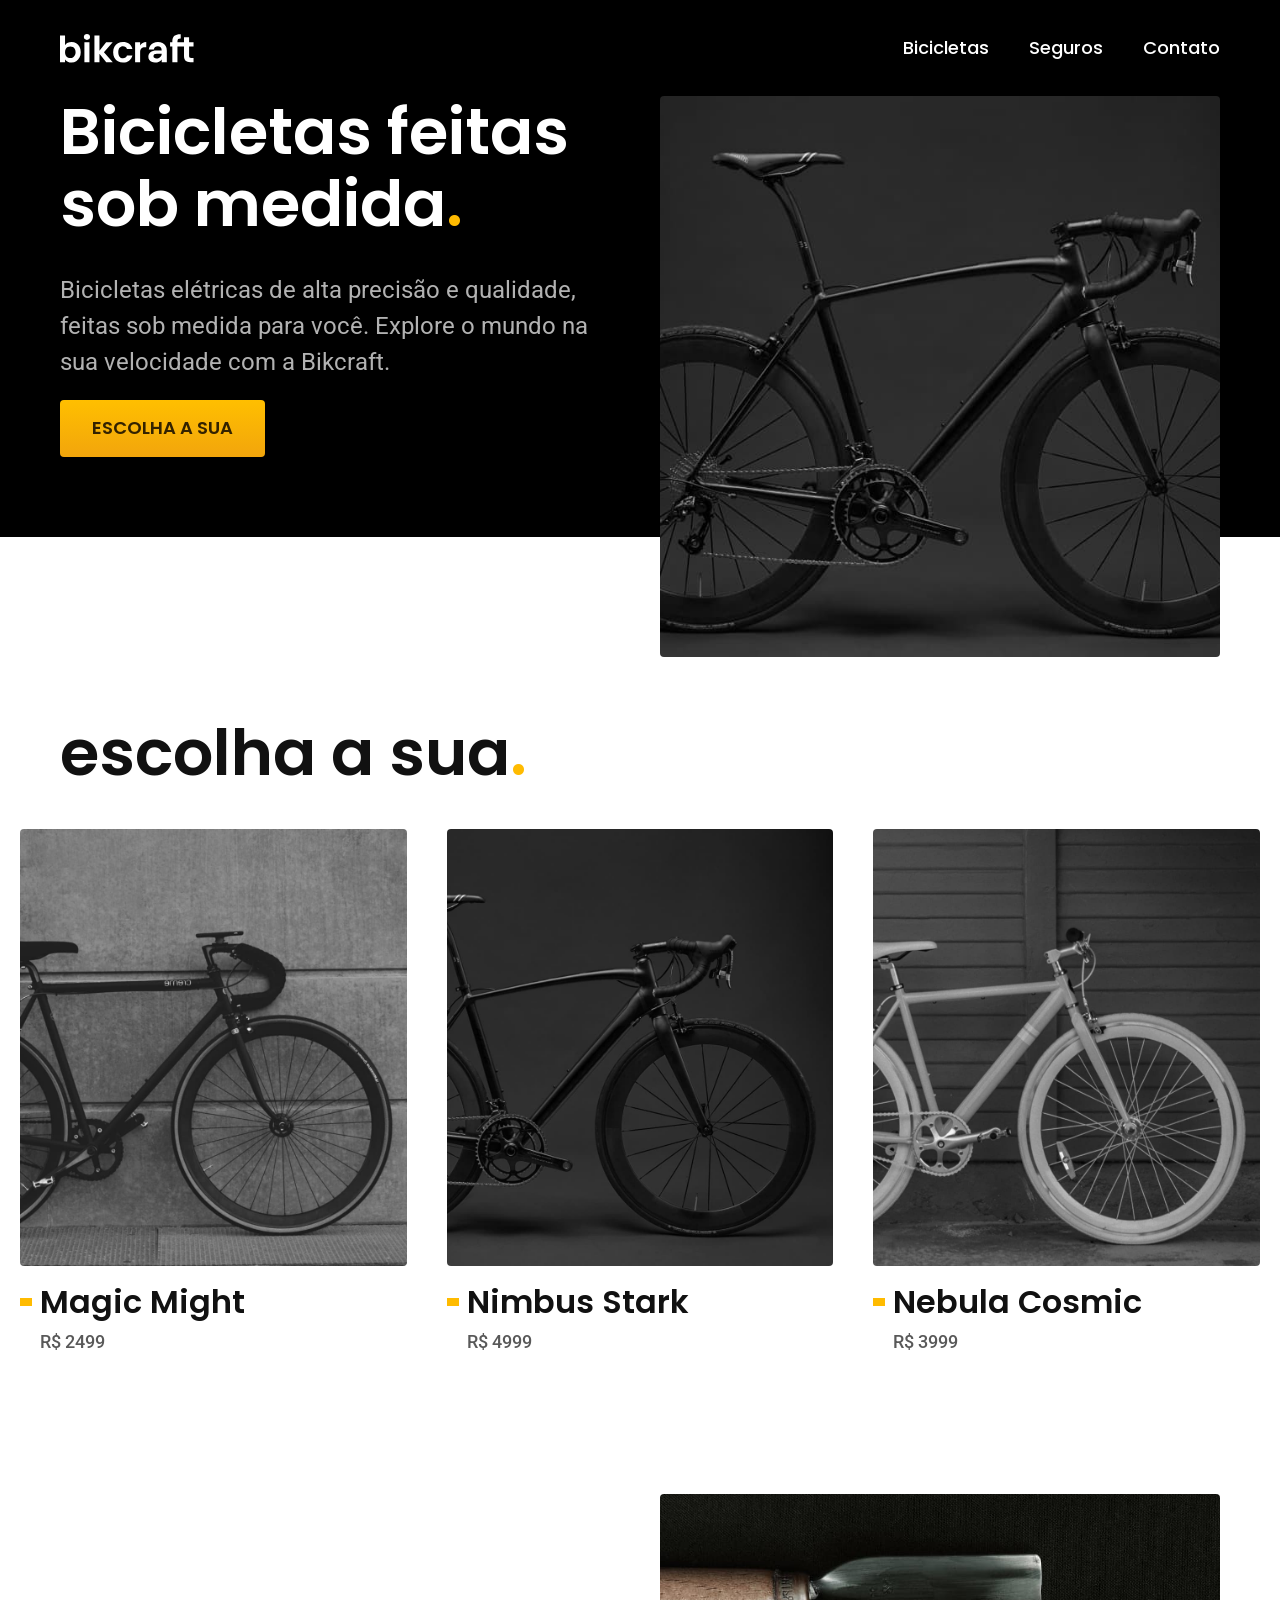
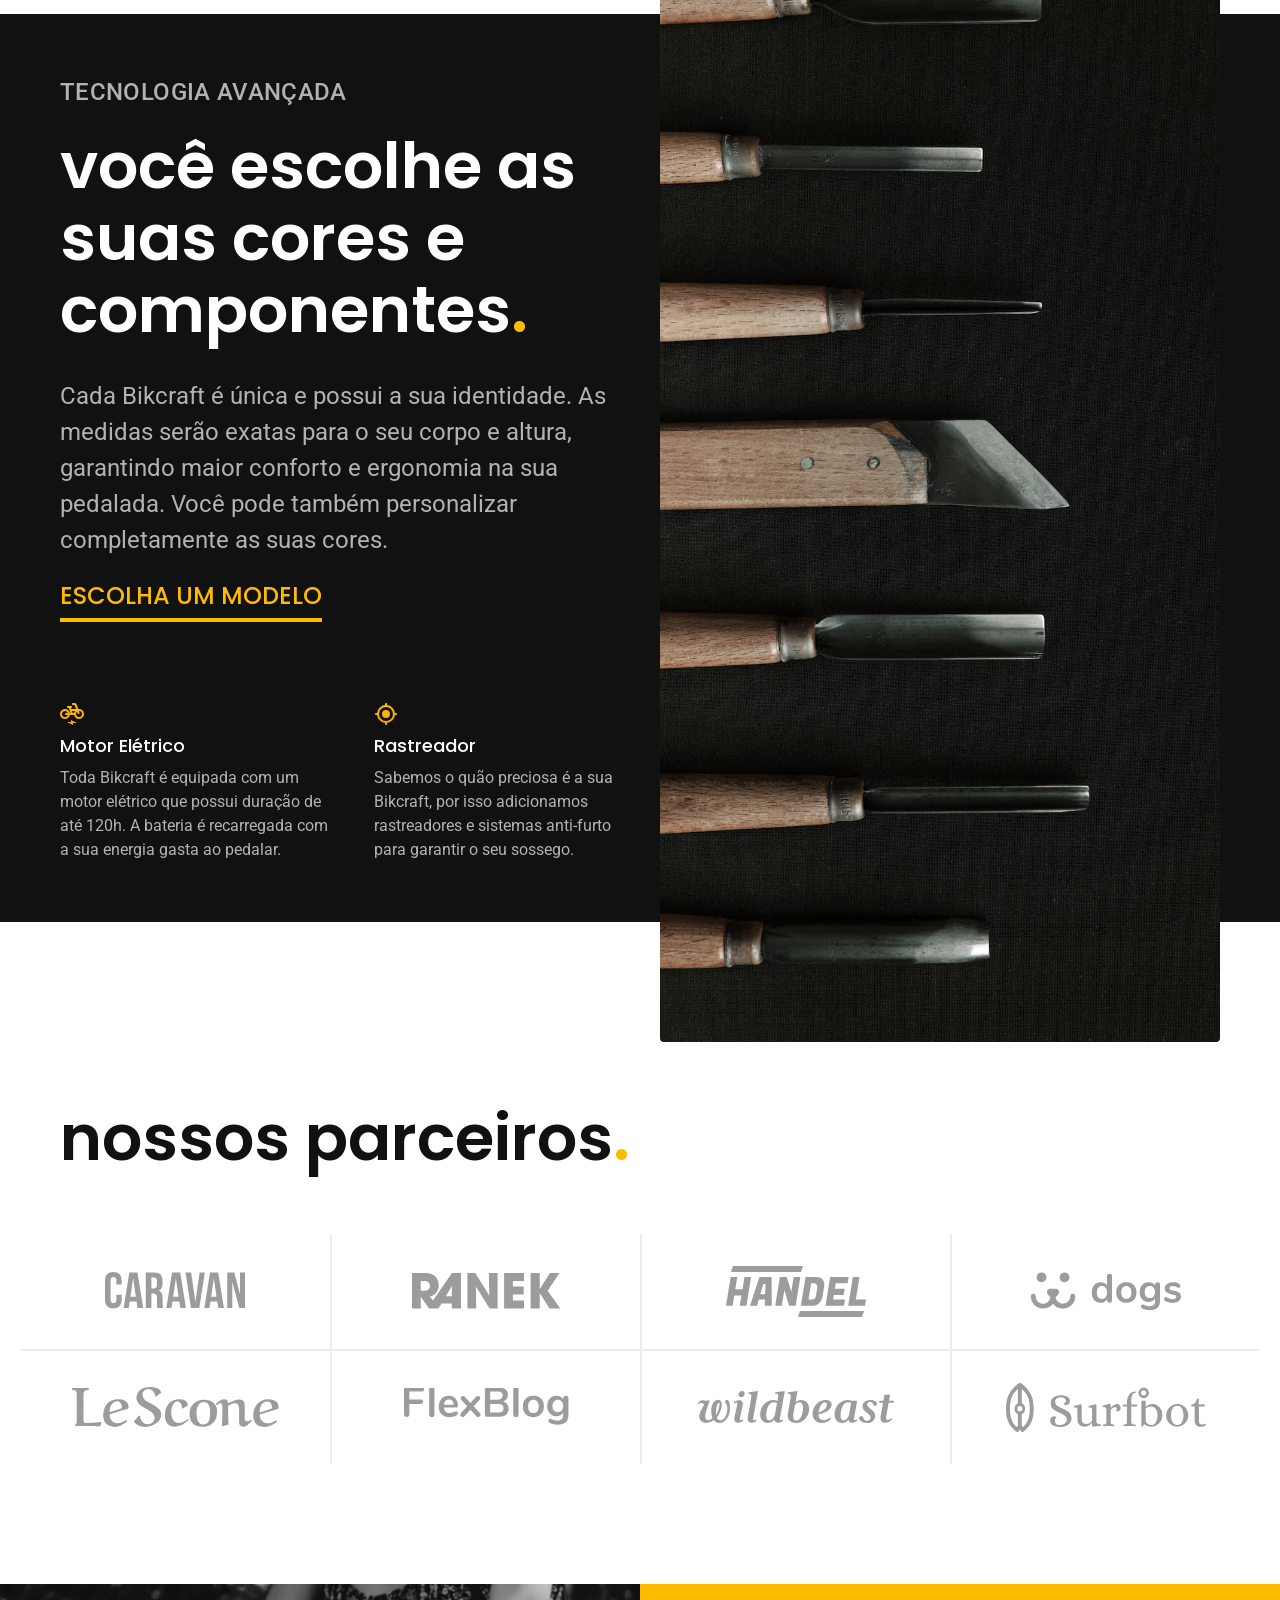
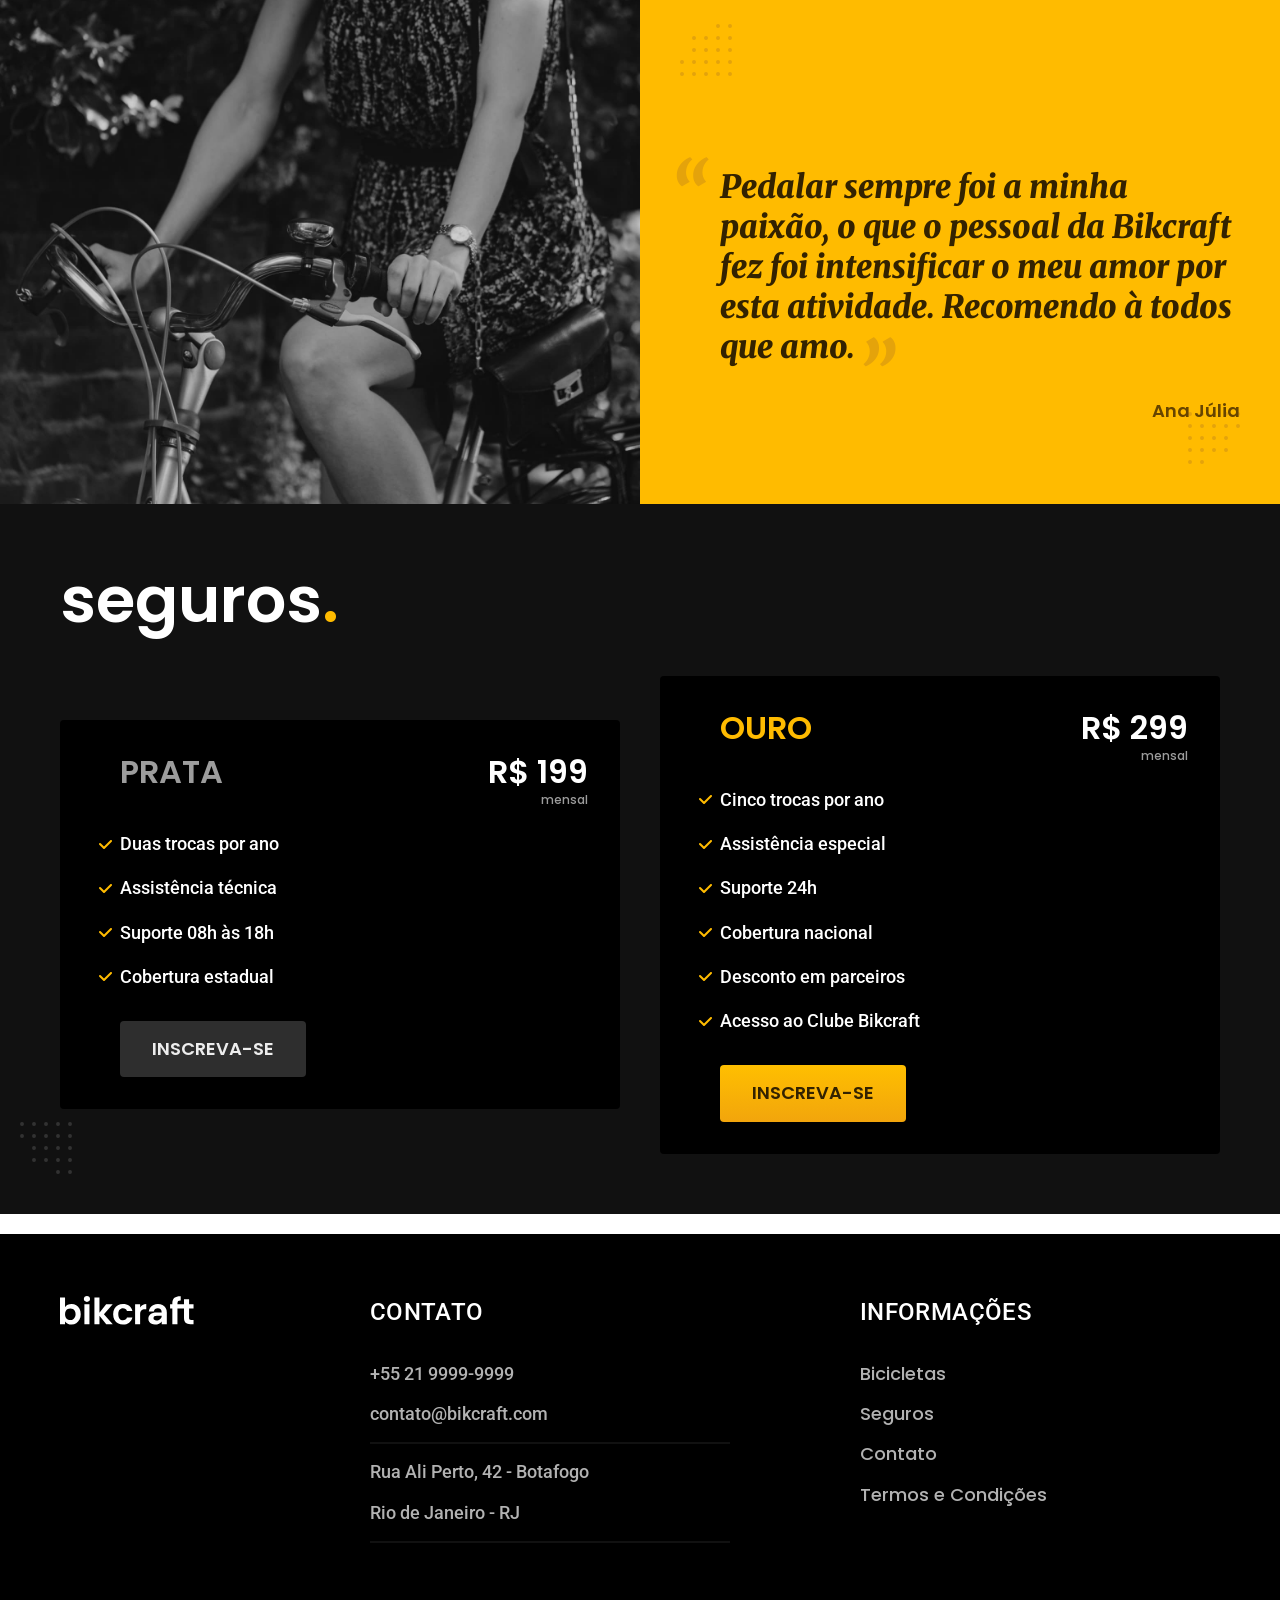
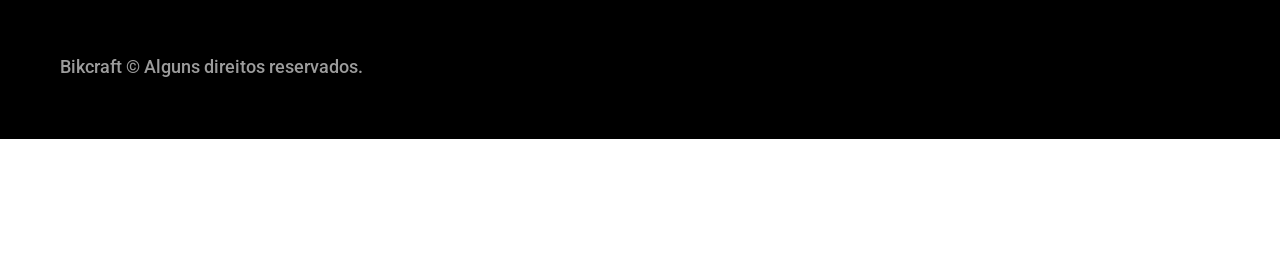
<file: index.html>
<!DOCTYPE html>
<html lang="pt-br">

<head>
  <meta charset="UTF-8">
  <meta name="viewport" content="width=device-width, initial-scale=1.0">
  <title>Bikcraft - Bicicletas Elétricas</title>
  <meta name="description" content="Bicicletas elétricas de alta precisão e qualidade,  feitas sob medida para o cliente. Explore o mundo na sua velocidade com a Bikcraft.">

  <link rel="icon" href="./favicon.svg" type="image/svg+xml">

  <link href="./css/style.css" rel="preload" as="style">
  <link href="./css/style.css" rel="stylesheet">
  <link rel="stylesheet" href="./css/contato/contato.css">
  <link rel="stylesheet" href="./css/global/footer.css">

  <link rel="preconnect" href="https://fonts.googleapis.com">
  <link rel="preconnect" href="https://fonts.gstatic.com" crossorigin>
  <link href="https://fonts.googleapis.com/css2?family=Merriweather:ital,wght@1,900&family=Poppins:wght@500;600&family=Roboto:wght@400;500&display=swap" rel="stylesheet">
</head>

<body id="home">
  <header class="header-bg">
    <div class="header container">
      <a href="./">
        <img src="./img/bikcraft.svg" alt="Bikcraft" width="136" height="32">
      </a>
      <nav aria-label="primaria">
        <ul class="header-menu font-1-m cor-0">
          <li><a href="./bicicletas.html">Bicicletas</a></li>
          <li><a href="./seguros.html">Seguros</a></li>
          <li><a href="./contato.html">Contato</a></li>
        </ul>
      </nav>
    </div>
  </header>

  <main class="introducao-bg">
    <div class="introducao container">
      <div class="introducao-conteudo">
        <h1 class="font-1-xxl cor-0">Bicicletas feitas sob medida<span class="cor-p1">.</span></h1>
        <p class="font-2-l cor-5">Bicicletas elétricas de alta precisão e qualidade, feitas sob medida para você. Explore o mundo na sua velocidade com a Bikcraft.</p>
        <a class="botao" href="./bicicletas.html">Escolha a sua</a>
      </div>
      <picture>
        <source media="(max-width: 800px)" srcset="./img/bicicletas/nimbus.jpg">
        <img src="./img/fotos/introducao.jpg" alt="Bicicleta preta com motor elétrico" width="640" height="800">
      </picture>
    </div>
  </main>

  <article class="bicicletas-lista">
    <h2 class="container font-1-xxl">escolha a sua<span class="cor-p1">.</span></h2>

    <ul>
      <li>
        <a href="./bicicletas/magic.html">
          <img src="./img/bicicletas/magic-home.jpg" alt="Bicicleta preta" width="460" height="520">
          <h3 class="font-1-xl">Magic Might</h3>
          <span class="font-2-m cor-8">R$ 2499</span>
        </a>
      </li>
      <li>
        <a href="./bicicletas/nimbus.html">
          <img src="./img/bicicletas/nimbus-home.jpg" alt="Bicicleta preta" width="460" height="520">
          <h3 class="font-1-xl">Nimbus Stark</h3>
          <span class="font-2-m cor-8">R$ 4999</span>
        </a>
      </li>
      <li>
        <a href="./bicicletas/nebula.html">
          <img src="./img/bicicletas/nebula-home.jpg" alt="Bicicleta branca" width="460" height="520">
          <h3 class="font-1-xl">Nebula Cosmic</h3>
          <span class="font-2-m cor-8">R$ 3999</span>
        </a>
      </li>
    </ul>
  </article>

  <article class="tecnologia-bg">
    <div class="tecnologia container">
      <div class="tecnologia-conteudo">
        <span class="font-2-l-b cor-5">Tecnologia Avançada</span>
        <h2 class="font-1-xxl cor-0">você escolhe as<br>suas cores e<br>componentes<span class="cor-p1">.</span></h2>
        <p class="font-2-l cor-5">Cada Bikcraft é única e possui a sua identidade. As medidas serão exatas para o seu corpo e altura, garantindo maior conforto e ergonomia na sua pedalada. Você pode também personalizar completamente as suas cores.</p>
        <a class="link" href="./bicicletas.html">Escolha um modelo</a>
        <div class="tecnologia-vantagens">
          <div>
            <img src="./img/icones/eletrica.svg" alt="" width="24" height="24">
            <h3 class="font-1-m cor-0">Motor Elétrico</h3>
            <p class="font-2-s cor-5">Toda Bikcraft é equipada com um motor elétrico que possui duração de até 120h. A bateria é recarregada com a sua energia gasta ao pedalar.</p>
          </div>
          <div>
            <img src="./img/icones/rastreador.svg" alt="" width="24" height="24">
            <h3 class="font-1-m cor-0">Rastreador</h3>
            <p class="font-2-s cor-5">Sabemos o quão preciosa é a sua Bikcraft, por isso adicionamos rastreadores e sistemas anti-furto para garantir o seu sossego.</p>
          </div>
        </div>
      </div>
      <div class="tecnologia-imagem">
        <img src="./img/fotos/tecnologia.jpg" alt="" width="700" height="1120">
      </div>
    </div>
  </article>

  <section class="parceiros" aria-label="Nossos Parceiros">
    <h2 class="container font-1-xxl">nossos parceiros<span class="cor-p1">.</span></h2>
    <ul>
      <li><img src="./img/parceiros/caravan.svg" alt="Caravan" width="140" height="38"></li>
      <li><img src="./img/parceiros/ranek.svg" alt="Ranek" width="149" height="36"></li>
      <li><img src="./img/parceiros/handel.svg" alt="Handel" width="140" height="50"></li>
      <li><img src="./img/parceiros/dogs.svg" alt="Dogs" width="152" height="39"></li>
      <li><img src="./img/parceiros/lescone.svg" alt="LeScone" width="208" height="41"></li>
      <li><img src="./img/parceiros/flexblog.svg" alt="FlexBlog" width="165" height="38"></li>
      <li><img src="./img/parceiros/wildbeast.svg" alt="Wildbeast" width="196" height="34"></li>
      <li><img src="./img/parceiros/surfbot.svg" alt="Surfbot" width="200" height="49"></li>
    </ul>
  </section>

  <section class="depoimento" aria-label="Depoimento">
    <div>
      <img src="./img/fotos/depoimento.jpg" alt="Pessoa pedalando uma bicileta Bikcraft" width="780" height="680">
    </div>
    <div class="depoimento-conteudo">
      <blockquote class="font-1-xl cor-p5">
        <p>Pedalar sempre foi a minha paixão, o que o pessoal da Bikcraft fez foi intensificar o meu amor por esta atividade. Recomendo à todos que amo.</p>
      </blockquote>
      <span class="font-1-m-b cor-p4">Ana Júlia</span>
    </div>
  </section>

  <article class="seguros-bg">
    <div class="seguros container">
      <h2 class="font-1-xxl cor-0">seguros<span class="cor-p1">.</span></h2>
      <div class="seguros-item">
        <h3 class="font-1-xl cor-6">PRATA</h3>
        <span class="font-1-xl cor-0">R$ 199 <span class="font-1-xs cor-6">mensal</span></span>
        <ul class="font-2-m cor-0">
          <li>Duas trocas por ano</li>
          <li>Assistência técnica</li>
          <li>Suporte 08h às 18h</li>
          <li>Cobertura estadual</li>
        </ul>
        <a class="botao secundario" href="./orcamento.html?tipo=seguro&produto=prata">Inscreva-se</a>
      </div>
      <div class="seguros-item">
        <h3 class="font-1-xl cor-p1">OURO</h3>
        <span class="font-1-xl cor-0">R$ 299 <span class="font-1-xs cor-6">mensal</span></span>
        <ul class="font-2-m cor-0">
          <li>Cinco trocas por ano</li>
          <li>Assistência especial</li>
          <li>Suporte 24h</li>
          <li>Cobertura nacional</li>
          <li>Desconto em parceiros</li>
          <li>Acesso ao Clube Bikcraft</li>
        </ul>
        <a class="botao" href="./orcamento.html?tipo=seguro&produto=ouro">Inscreva-se</a>
      </div>
    </div>
  </article>

  <footer class="footer-bg">
    <div class="footer container">
      <img src="./img/bikcraft.svg" alt="Bikcraft" width="136" height="32">
      <div class="footer-contato">
        <h3 class="font-2-l-b cor-0">Contato</h3>
        <ul class="font-2-m cor-5">
          <li>+55 21 9999-9999</li>
          <li>contato@bikcraft.com</li>
          <li>Rua Ali Perto, 42 - Botafogo</li>
          <li>Rio de Janeiro - RJ</li>
        </ul>
        
      </div>
      <div class="footer-informacoes">
        <h3 class="font-2-l-b cor-0">Informações</h3>
        <nav>
          <ul class="font-1-m cor-5">
            <li><a href="./bicicletas.html">Bicicletas</a></li>
            <li><a href="./seguros.html">Seguros</a></li>
            <li><a href="./contato.html">Contato</a></li>
            <li><a href="./termos.html">Termos e Condições</a></li>
          </ul>
        </nav>
      </div>
      <p class="font-2-m cor-6 footer-copy">Bikcraft © Alguns direitos reservados.</p>
    </div>
  </footer>

  <script src="./js/script.js"></script>
</body>

</html>
</file>
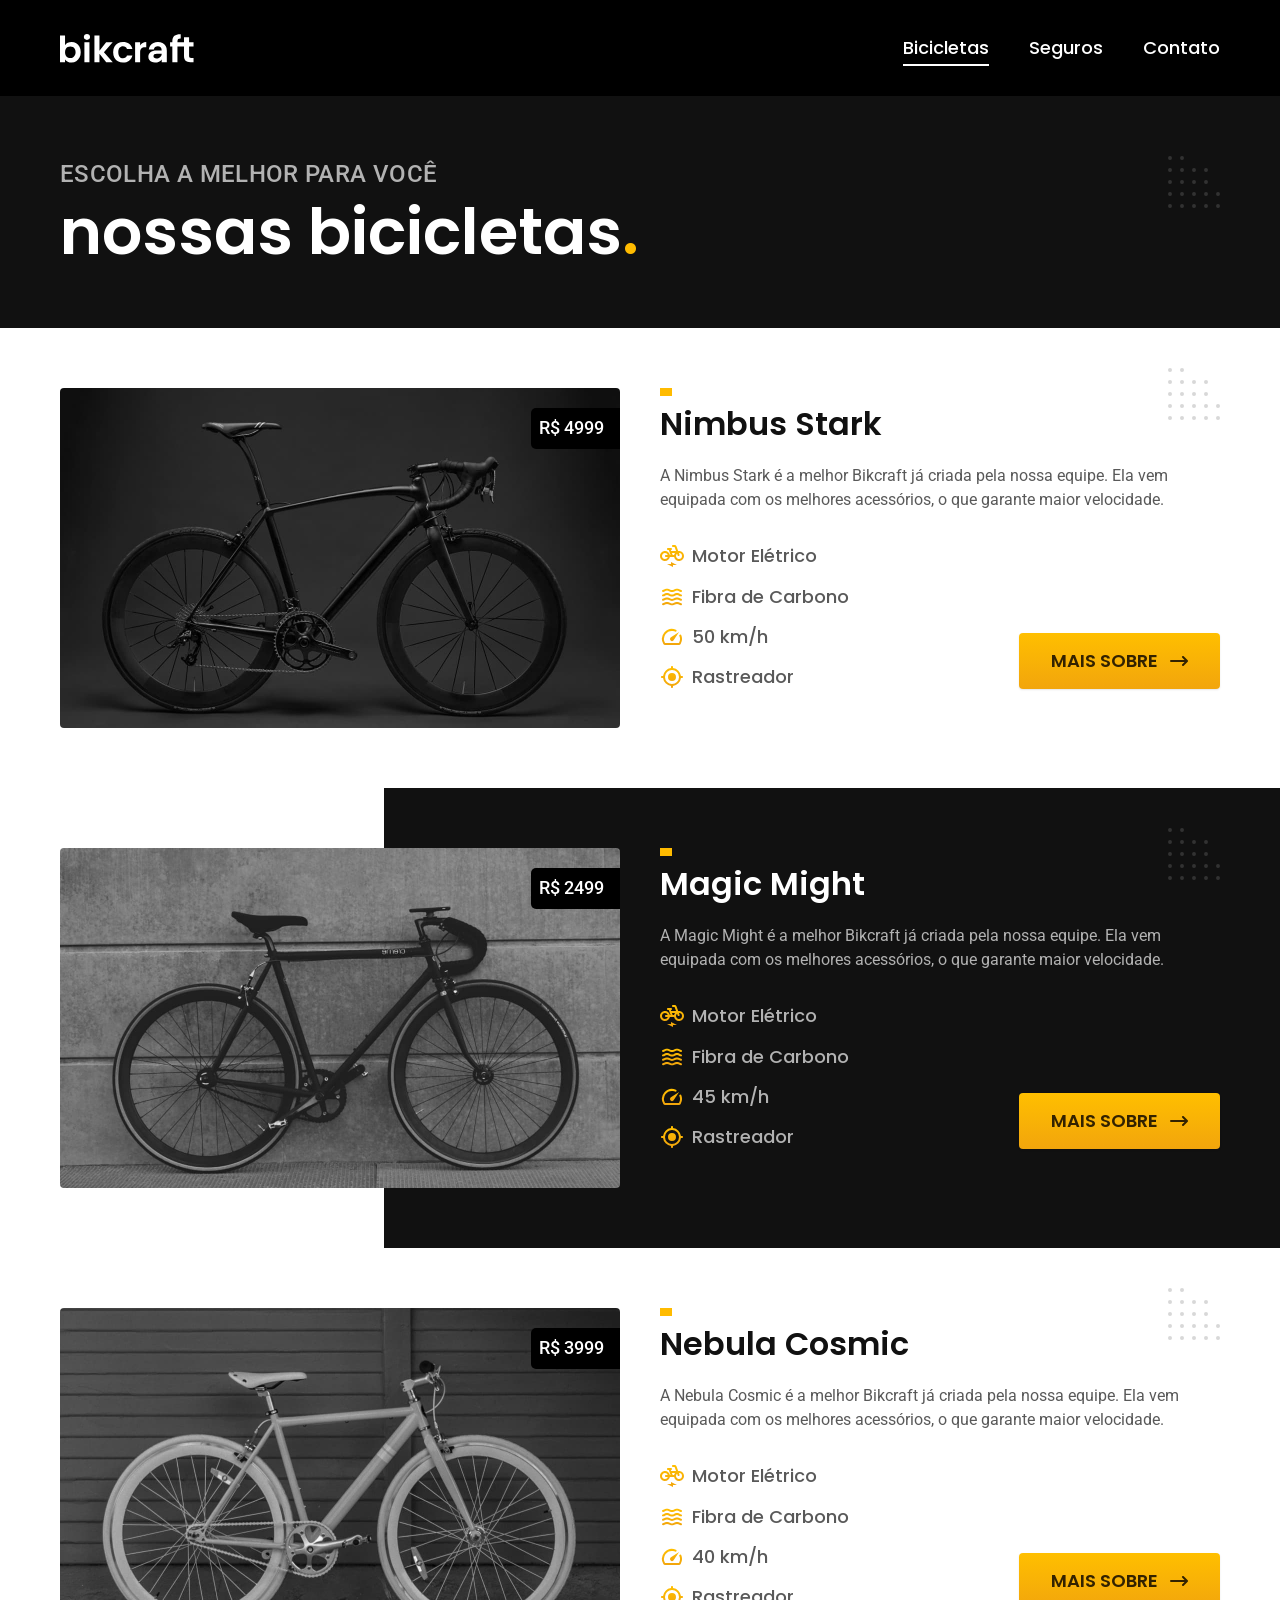
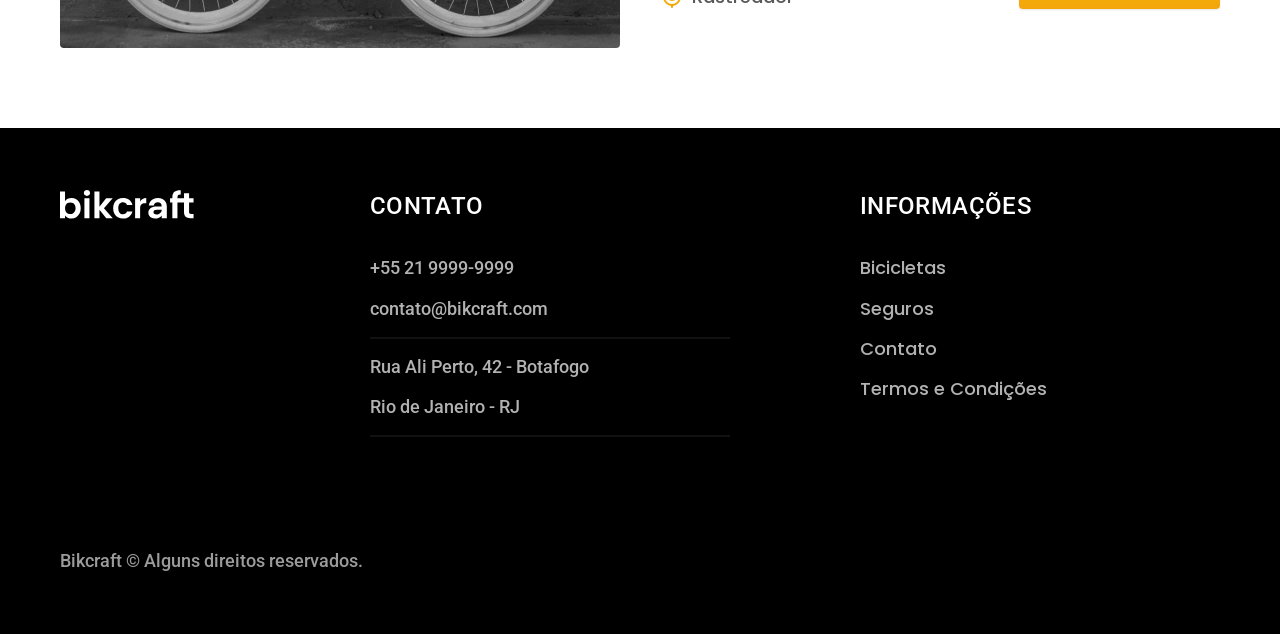
<file: bicicletas.html>
<!DOCTYPE html>
<html lang="pt-br">

<head>
  <meta charset="UTF-8">
  <meta name="viewport" content="width=device-width, initial-scale=1.0">
  <title>Bicicletas | Bikcraft</title>
  <meta name="description" content="Bicicletas elétricas de alta precisão e qualidade,  feitas sob medida para o cliente. Explore o mundo na sua velocidade com a Bikcraft.">

  <link rel="icon" href="./favicon.svg" type="image/svg+xml">

  <link href="./css/style.css" rel="preload" as="style">
  <link href="./css/style.css" rel="stylesheet">

  <link rel="preconnect" href="https://fonts.googleapis.com">
  <link rel="preconnect" href="https://fonts.gstatic.com" crossorigin>
  <link href="https://fonts.googleapis.com/css2?family=Merriweather:ital,wght@1,900&family=Poppins:wght@500;600&family=Roboto:wght@400;500&display=swap" rel="stylesheet">
</head>

<body id="bicicletas">
  <header class="header-bg">
    <div class="header container">
      <a href="./">
        <img src="./img/bikcraft.svg" alt="Bikcraft" width="136" height="32">
      </a>
      <nav aria-label="primaria">
        <ul class="header-menu font-1-m cor-0">
          <li><a href="./bicicletas.html">Bicicletas</a></li>
          <li><a href="./seguros.html">Seguros</a></li>
          <li><a href="./contato.html">Contato</a></li>
        </ul>
      </nav>
    </div>
  </header>

  <main>
    <div class="titulo">
      <div class="container">
        <p class="font-2-l-b cor-5">Escolha a melhor para você</p>
        <h1 class="font-1-xxl cor-0">nossas bicicletas<span class="cor-p1">.</span></h1>
      </div>
    </div>

    <div class="bicicletas-bg">
      <div class="bicicletas container">
        <div class="bicicletas-imagem">
          <img src="./img/bicicletas/nimbus.jpg" alt="Bicicleta preta" width="1120" height="680">
          <span class="font-2-m cor-0">R$ 4999</span>
        </div>
        <div class="bicicletas-conteudo">
          <h2 class="font-1-xl">Nimbus Stark</h2>
          <p class="font-2-s cor-8">A Nimbus Stark é a melhor Bikcraft já criada pela nossa equipe. Ela vem equipada com os melhores acessórios, o que garante maior velocidade.</p>
          <ul class="font-1-m cor-8">
            <li><img src="./img/icones/eletrica.svg" alt=""><span>Motor Elétrico</span></li>
            <li><img src="./img/icones/carbono.svg" alt=""><span>Fibra de Carbono</span></li>
            <li><img src="./img/icones/velocidade.svg" alt=""><span>50 km/h</span></li>
            <li><img src="./img/icones/rastreador.svg" alt=""><span>Rastreador</span></li>
          </ul>
          <a class="botao seta" href="./bicicletas/nimbus.html">Mais Sobre</a>
        </div>
      </div>
    </div>

    <div class="bicicletas-bg">
      <div class="bicicletas container">
        <div class="bicicletas-imagem">
          <img src="./img/bicicletas/magic.jpg" alt="Bicicleta preta" width="1120" height="680">
          <span class="font-2-m cor-0">R$ 2499</span>
        </div>
        <div class="bicicletas-conteudo">
          <h2 class="font-1-xl cor-0">Magic Might</h2>
          <p class="font-2-s cor-5">A Magic Might é a melhor Bikcraft já criada pela nossa equipe. Ela vem equipada com os melhores acessórios, o que garante maior velocidade.</p>
          <ul class="font-1-m cor-5">
            <li><img src="./img/icones/eletrica.svg" alt=""><span>Motor Elétrico</span></li>
            <li><img src="./img/icones/carbono.svg" alt=""><span>Fibra de Carbono</span></li>
            <li><img src="./img/icones/velocidade.svg" alt=""><span>45 km/h</span></li>
            <li><img src="./img/icones/rastreador.svg" alt=""><span>Rastreador</span></li>
          </ul>
          <a class="botao seta" href="./bicicletas/magic.html">Mais Sobre</a>
        </div>
      </div>
    </div>

    <div class="bicicletas-bg">
      <div class="bicicletas container">
        <div class="bicicletas-imagem">
          <img src="./img/bicicletas/nebula.jpg" alt="Bicicleta branca" width="1120" height="680">
          <span class="font-2-m cor-0">R$ 3999</span>
        </div>
        <div class="bicicletas-conteudo">
          <h2 class="font-1-xl">Nebula Cosmic</h2>
          <p class="font-2-s cor-8">A Nebula Cosmic é a melhor Bikcraft já criada pela nossa equipe. Ela vem equipada com os melhores acessórios, o que garante maior velocidade.</p>
          <ul class="font-1-m cor-8">
            <li><img src="./img/icones/eletrica.svg" alt=""><span>Motor Elétrico</span></li>
            <li><img src="./img/icones/carbono.svg" alt=""><span>Fibra de Carbono</span></li>
            <li><img src="./img/icones/velocidade.svg" alt=""><span>40 km/h</span></li>
            <li><img src="./img/icones/rastreador.svg" alt=""><span>Rastreador</span></li>
          </ul>
          <a class="botao seta" href="./bicicletas/nebula.html">Mais Sobre</a>
        </div>
      </div>
    </div>
  </main>

  <footer class="footer-bg">
    <div class="footer container">
      <img src="./img/bikcraft.svg" alt="Bikcraft">
      <div class="footer-contato">
        <h3 class="font-2-l-b cor-0">Contato</h3>
        <ul class="font-2-m cor-5">
          <li>+55 21 9999-9999</li>
          <li>contato@bikcraft.com</li>
          <li>Rua Ali Perto, 42 - Botafogo</li>
          <li>Rio de Janeiro - RJ</li>
        </ul>
       
      </div>
      <div class="footer-informacoes">
        <h3 class="font-2-l-b cor-0">Informações</h3>
        <nav>
          <ul class="font-1-m cor-5">
            <li><a href="./bicicletas.html">Bicicletas</a></li>
            <li><a href="./seguros.html">Seguros</a></li>
            <li><a href="./contato.html">Contato</a></li>
            <li><a href="./termos.html">Termos e Condições</a></li>
          </ul>
        </nav>
      </div>
      <p class="font-2-m cor-6 footer-copy">Bikcraft © Alguns direitos reservados.</p>
    </div>
  </footer>

  <script src="./js/script.js"></script>
</body>

</html>
</file>
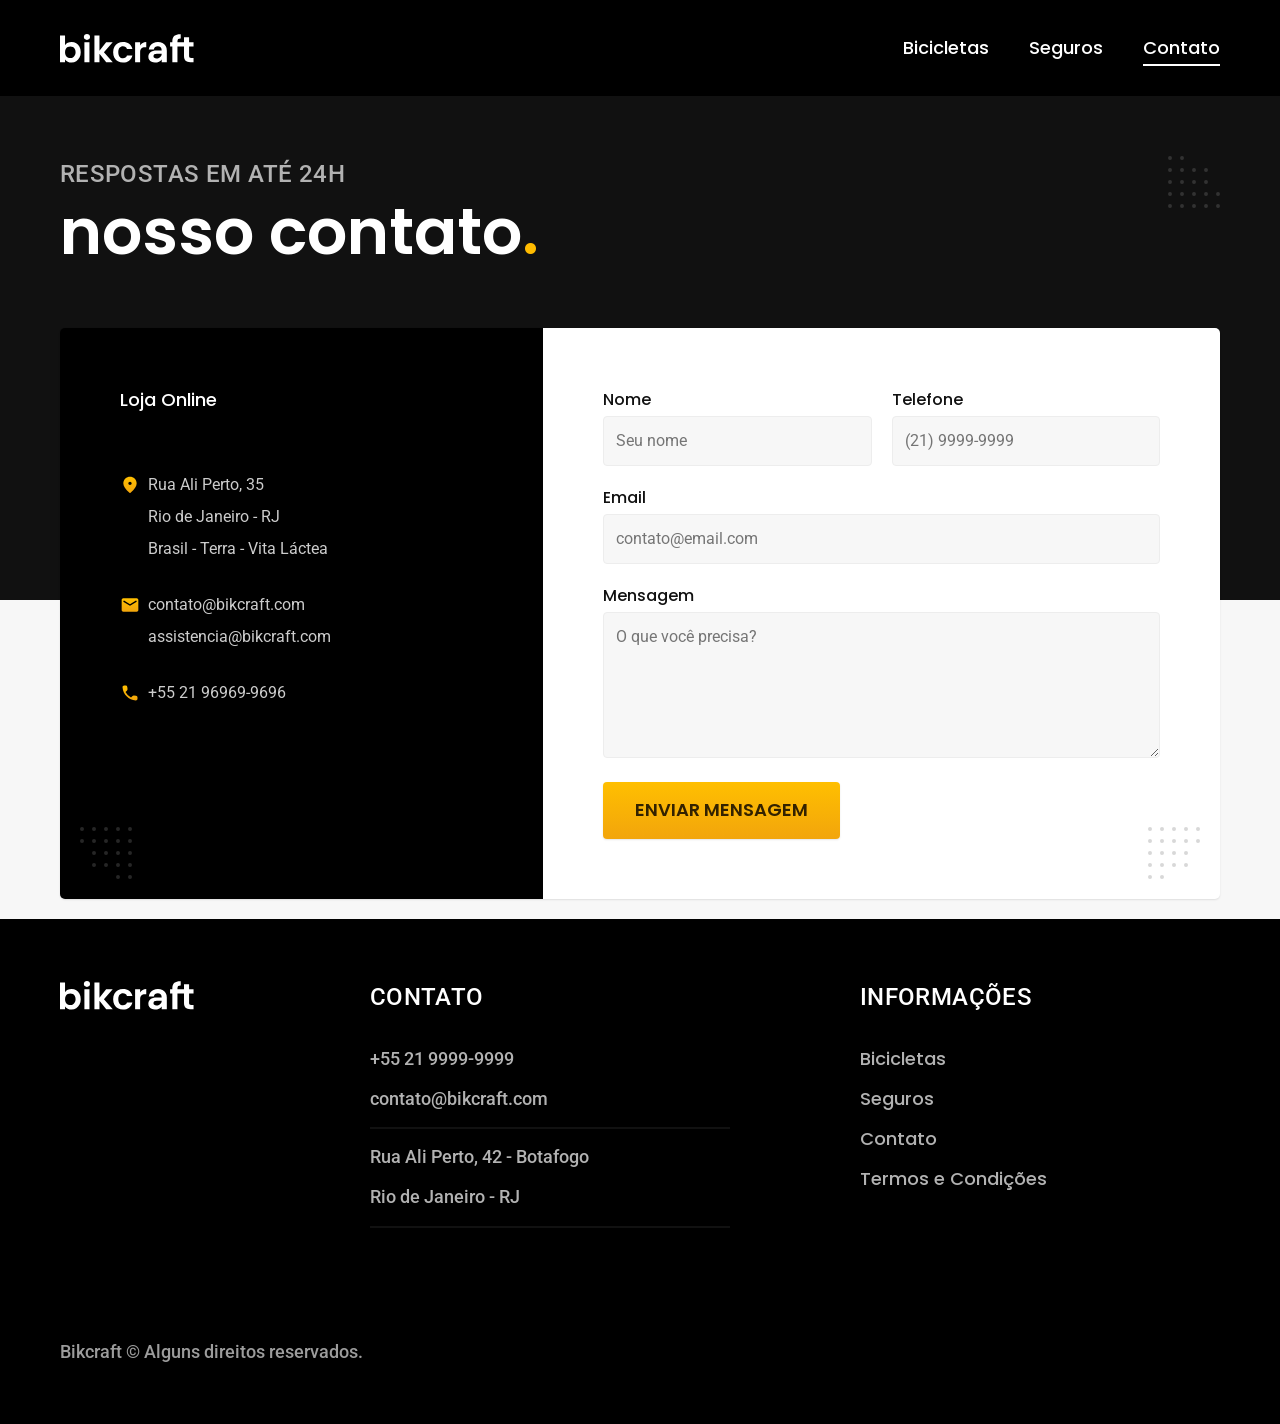
<file: contato.html>
<!DOCTYPE html>
<html lang="pt-br">

<head>
  <meta charset="UTF-8">
  <meta name="viewport" content="width=device-width, initial-scale=1.0">
  <title>Contato | Bikcraft</title>
  <meta name="description" content="Bicicletas elétricas de alta precisão e qualidade,  feitas sob medida para o cliente. Explore o mundo na sua velocidade com a Bikcraft.">

  <link rel="icon" href="./favicon.svg" type="image/svg+xml">

  <link href="./css/style.css" rel="preload" as="style">
  <link href="./css/style.css" rel="stylesheet">

  <link rel="preconnect" href="https://fonts.googleapis.com">
  <link rel="preconnect" href="https://fonts.gstatic.com" crossorigin>
  <link href="https://fonts.googleapis.com/css2?family=Merriweather:ital,wght@1,900&family=Poppins:wght@500;600&family=Roboto:wght@400;500&display=swap" rel="stylesheet">
</head>

<body id="contato">
  <header class="header-bg">
    <div class="header container">
      <a href="./">
        <img src="./img/bikcraft.svg" alt="Bikcraft" width="136" height="32">
      </a>
      <nav aria-label="primaria">
        <ul class="header-menu font-1-m cor-0">
          <li><a href="./bicicletas.html">Bicicletas</a></li>
          <li><a href="./seguros.html">Seguros</a></li>
          <li><a href="./contato.html">Contato</a></li>
        </ul>
      </nav>
    </div>
  </header>

  <main>
    <div class="titulo">
      <div class="container">
        <p class="font-2-l-b cor-5">Respostas em até 24h</p>
        <h1 class="font-1-xxl cor-0">nosso contato<span class="cor-p1">.</span></h1>
      </div>
    </div>

    <div class="contato container">
      <section class="contato-dados" aria-label="Endereço">
        <h2 class="cor-0 font-1-m">Loja Online</h2>
        <div class="contato-endereco font-2-s cor-4">
          <p>Rua Ali Perto, 35</p>
          <p>Rio de Janeiro - RJ</p>
          <p>Brasil - Terra - Vita Láctea</p>
        </div>
        <address class="contato-meios font-2-s cor-4">
          <a href="mailto:contato@bikcraft.com">contato@bikcraft.com</a>
          <a href="mailto:assistencia@bikcraft.com">assistencia@bikcraft.com</a>
          <a href="tel:+552199999999">+55 21 96969-9696</a>
        </address>
       
      </section>
      <section class="contato-formulario" aria-label="Formulário">
        <form class="form" action="./">
          <div>
            <label for="nome">Nome</label>
            <input type="text" id="nome" name="nome" placeholder="Seu nome">
          </div>
          <div>
            <label for="telefone">Telefone</label>
            <input type="text" id="telefone" name="telefone" placeholder="(21) 9999-9999">
          </div>
          <div class="col-2">
            <label for="email">Email</label>
            <input type="email" id="email" name="email" placeholder="contato@email.com">
          </div>
          <div class="col-2">
            <label for="mensagem">Mensagem</label>
            <textarea id="mensagem" name="mensagem" placeholder="O que você precisa?" rows="5"></textarea>
          </div>
          <button class="botao col-2">Enviar Mensagem</button>
        </form>
      </section>
    </div>
  </main>

  

  <footer class="footer-bg">
    <div class="footer container">
      <img src="./img/bikcraft.svg" alt="Bikcraft">
      <div class="footer-contato">
        <h3 class="font-2-l-b cor-0">Contato</h3>
        <ul class="font-2-m cor-5">
          <li>+55 21 9999-9999</li>
          <li>contato@bikcraft.com</li>
          <li>Rua Ali Perto, 42 - Botafogo</li>
          <li>Rio de Janeiro - RJ</li>
        </ul>
        
      </div>
      <div class="footer-informacoes">
        <h3 class="font-2-l-b cor-0">Informações</h3>
        <nav>
          <ul class="font-1-m cor-5">
            <li><a href="./bicicletas.html">Bicicletas</a></li>
            <li><a href="./seguros.html">Seguros</a></li>
            <li><a href="./contato.html">Contato</a></li>
            <li><a href="./termos.html">Termos e Condições</a></li>
          </ul>
        </nav>
      </div>
      <p class="font-2-m cor-6 footer-copy">Bikcraft © Alguns direitos reservados.</p>
    </div>
  </footer>

  <script src="./js/script.js"></script>
</body>

</html>
</file>
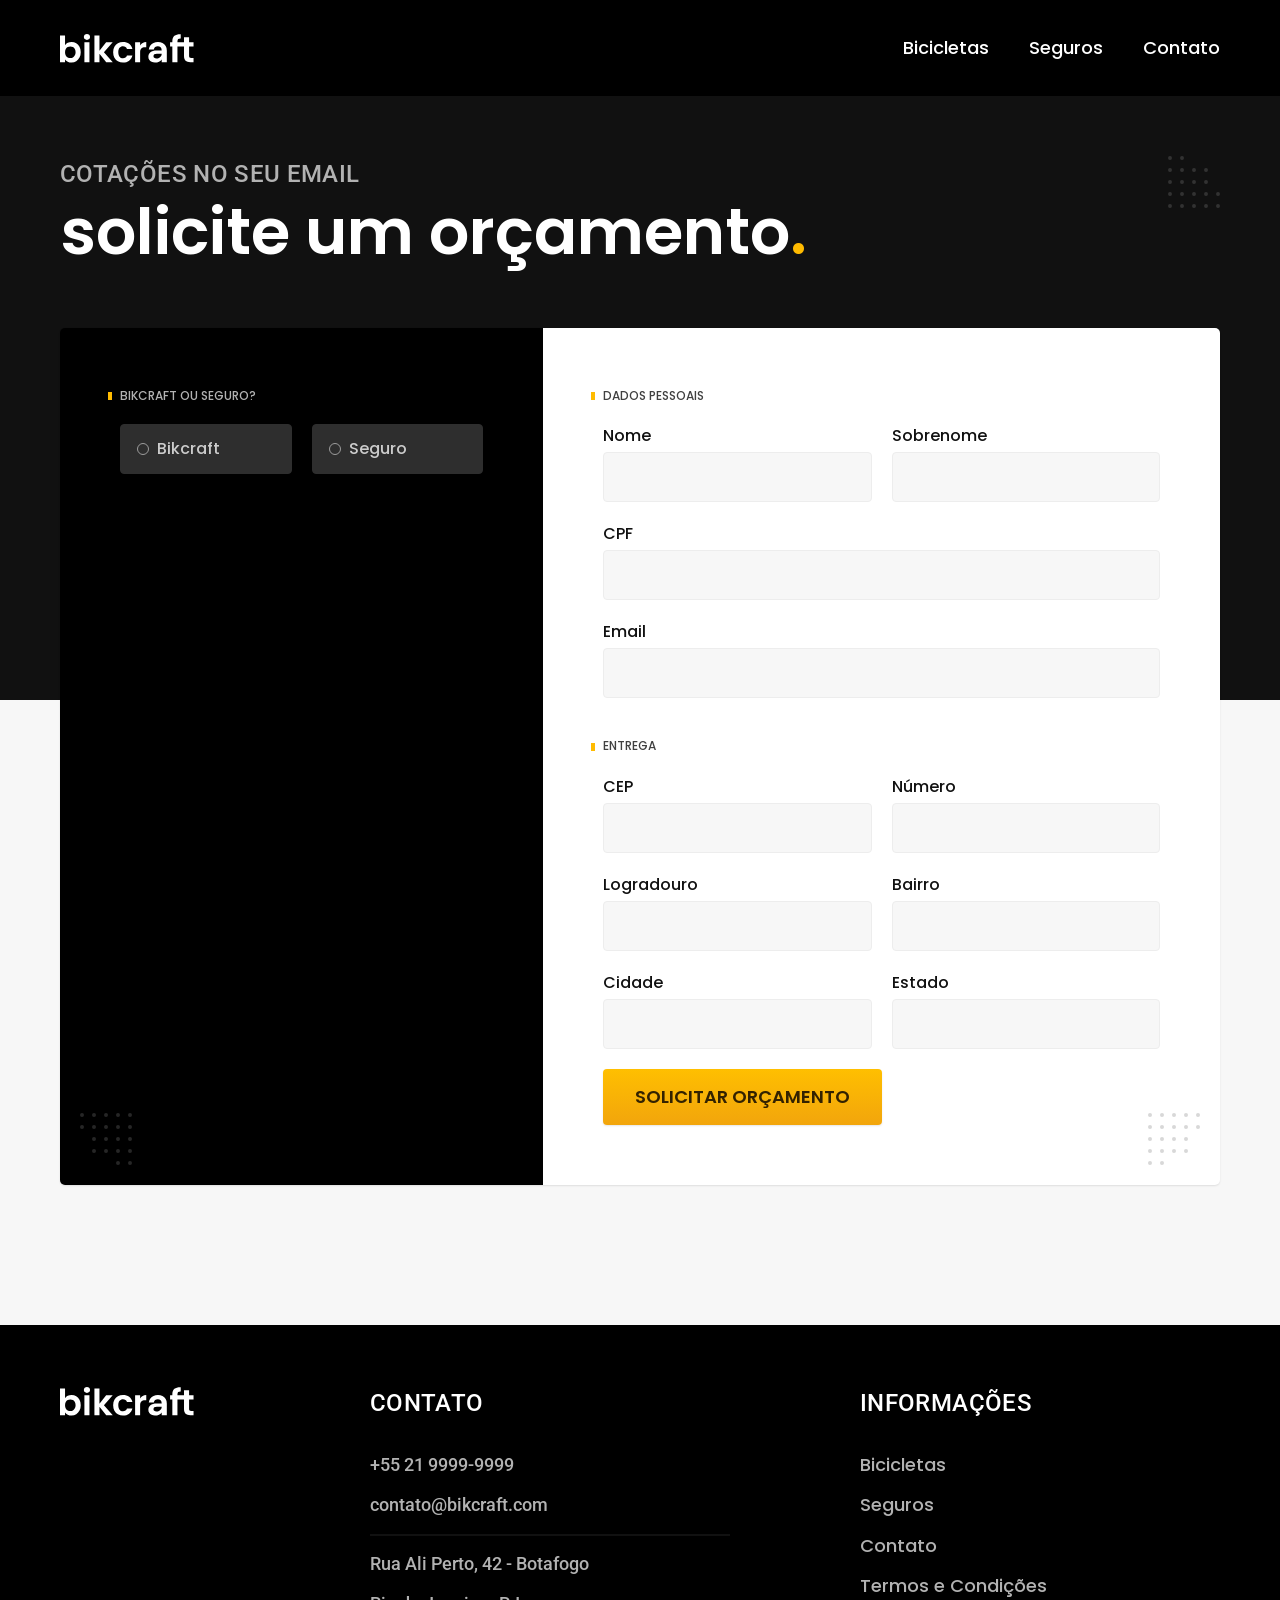
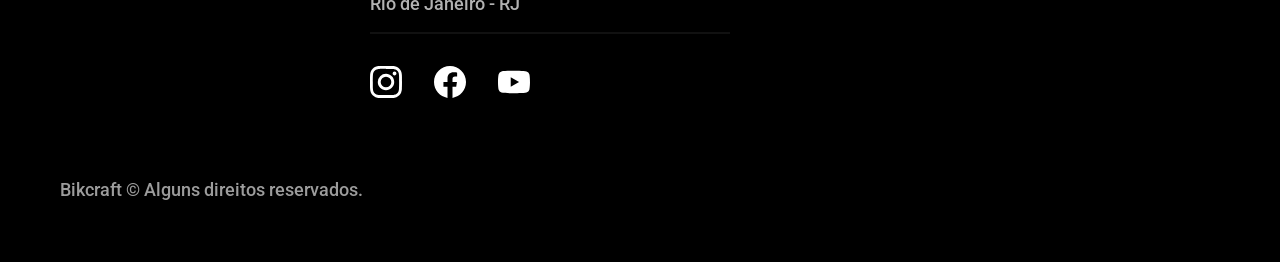
<file: orcamento.html>
<!DOCTYPE html>
<html lang="pt-br">

<head>
  <meta charset="UTF-8">
  <meta name="viewport" content="width=device-width, initial-scale=1.0">
  <title>Orçamento | Bikcraft</title>
  <meta name="description" content="Bicicletas elétricas de alta precisão e qualidade,  feitas sob medida para o cliente. Explore o mundo na sua velocidade com a Bikcraft.">

  <link rel="icon" href="./favicon.svg" type="image/svg+xml">

  <link href="./css/style.css" rel="preload" as="style">
  <link href="./css/style.css" rel="stylesheet">

  <link rel="preconnect" href="https://fonts.googleapis.com">
  <link rel="preconnect" href="https://fonts.gstatic.com" crossorigin>
  <link href="https://fonts.googleapis.com/css2?family=Merriweather:ital,wght@1,900&family=Poppins:wght@500;600&family=Roboto:wght@400;500&display=swap" rel="stylesheet">
</head>

<body id="orcamento">
  <header class="header-bg">
    <div class="header container">
      <a href="./">
        <img src="./img/bikcraft.svg" alt="Bikcraft" width="136" height="32">
      </a>
      <nav aria-label="primaria">
        <ul class="header-menu font-1-m cor-0">
          <li><a href="./bicicletas.html">Bicicletas</a></li>
          <li><a href="./seguros.html">Seguros</a></li>
          <li><a href="./contato.html">Contato</a></li>
        </ul>
      </nav>
    </div>
  </header>

  <main>
    <div class="titulo">
      <div class="container">
        <p class="font-2-l-b cor-5">Cotações no seu email</p>
        <h1 class="font-1-xxl cor-0">solicite um orçamento<span class="cor-p1">.</span></h1>
      </div>
    </div>

    <form class="orcamento container" action="./">
      <!-- Produto -->
      <div class="orcamento-produto">
        <h2 class="font-1-xs cor-5">Bikcraft ou Seguro?</h2>

        <input type="radio" name="tipo" value="bikcraft" id="bikcraft">
        <label for="bikcraft">Bikcraft</label>

        <input type="radio" name="tipo" value="seguro" id="seguro">
        <label for="seguro">Seguro</label>

        <div class="orcamento-conteudo" id="orcamento-bikcraft">
          <h2 class="font-1-xs cor-5">Escolha a sua:</h2>

          <input type="radio" name="produto" value="nimbus" id="nimbus">
          <label for="nimbus">Nimbus Stark <span>R$ 4999</span></label>
          <div class="radio-detalhes">
            <ul class="font-1-xs cor-8">
              <li><img src="./img/icones/eletrica.svg" alt=""> Motor Elétrico</li>
              <li><img src="./img/icones/carbono.svg" alt=""> Fibra de Carbono</li>
              <li><img src="./img/icones/velocidade.svg" alt=""> 50 km/h</li>
              <li><img src="./img/icones/rastreador.svg" alt=""> Rastreador</li>
            </ul>
            <img src="./img/bicicletas/nimbus.jpg" alt="Bicicleta preta">
          </div>

          <input type="radio" name="produto" value="magic" id="magic">
          <label for="magic">Magic Might <span>R$ 2499</span></label>
          <div class="radio-detalhes">
            <ul class="font-1-xs cor-8">
              <li><img src="./img/icones/eletrica.svg" alt=""> Motor Elétrico</li>
              <li><img src="./img/icones/carbono.svg" alt=""> Fibra de Carbono</li>
              <li><img src="./img/icones/velocidade.svg" alt=""> 45 km/h</li>
              <li><img src="./img/icones/rastreador.svg" alt=""> Rastreador</li>
            </ul>
            <img src="./img/bicicletas/magic.jpg" alt="Bicicleta preta">
          </div>

          <input type="radio" name="produto" value="nebula" id="nebula">
          <label for="nebula">Nebula Cosmic <span>R$ 3999</span></label>
          <div class="radio-detalhes">
            <ul class="font-1-xs cor-8">
              <li><img src="./img/icones/eletrica.svg" alt=""> Motor Elétrico</li>
              <li><img src="./img/icones/carbono.svg" alt=""> Fibra de Carbono</li>
              <li><img src="./img/icones/velocidade.svg" alt=""> 40 km/h</li>
              <li><img src="./img/icones/rastreador.svg" alt=""> Rastreador</li>
            </ul>
            <img src="./img/bicicletas/nebula.jpg" alt="Bicicleta preta">
          </div>
        </div>

        <div class="orcamento-conteudo" id="orcamento-seguro">
          <h2 class="font-1-xs cor-5">Escolha o plano:</h2>

          <input type="radio" name="produto" value="prata" id="prata">
          <label for="prata" class="font-1-s cor-4">Prata <span>R$ 199</span></label>

          <input type="radio" name="produto" value="ouro" id="ouro">
          <label for="ouro" class="font-1-s cor-4">Ouro <span>R$ 299</span></label>
        </div>
      </div>

      <!-- Dados -->
      <div class="orcamento-dados form">
        <h2 class="font-1-xs cor-9 col-2">dados pessoais</h2>
        <div>
          <label for="nome">Nome</label>
          <input type="text" id="nome" name="nome">
        </div>
        <div>
          <label for="sobrenome">Sobrenome</label>
          <input type="text" id="sobrenome" name="sobrenome">
        </div>
        <div class="col-2">
          <label for="CPF">CPF</label>
          <input type="text" id="CPF" name="CPF">
        </div>
        <div class="col-2">
          <label for="email">Email</label>
          <input type="text" id="email" name="email">
        </div>
        <h2 class="font-1-xs cor-9 col-2">entrega</h2>
        <div>
          <label for="cep">CEP</label>
          <input type="text" id="cep" name="cep">
        </div>
        <div>
          <label for="numero">Número</label>
          <input type="text" id="numero" name="numero">
        </div>
        <div>
          <label for="logradouro">Logradouro</label>
          <input type="text" id="logradouro" name="logradouro">
        </div>
        <div>
          <label for="bairro">Bairro</label>
          <input type="text" id="bairro" name="bairro">
        </div>
        <div>
          <label for="cidade">Cidade</label>
          <input type="text" id="cidade" name="cidade">
        </div>
        <div>
          <label for="estado">Estado</label>
          <input type="text" id="estado" name="estado">
        </div>
        <button class="botao col-2">Solicitar Orçamento</button>
      </div>
    </form>
  </main>

  <footer class="footer-bg">
    <div class="footer container">
      <img src="./img/bikcraft.svg" alt="Bikcraft">
      <div class="footer-contato">
        <h3 class="font-2-l-b cor-0">Contato</h3>
        <ul class="font-2-m cor-5">
          <li>+55 21 9999-9999</li>
          <li>contato@bikcraft.com</li>
          <li>Rua Ali Perto, 42 - Botafogo</li>
          <li>Rio de Janeiro - RJ</li>
        </ul>
        <div class="footer-redes">
          <a href="./"><img src="./img/redes/instagram.svg" alt="Instagram"></a>
          <a href="./"><img src="./img/redes/facebook.svg" alt="Facebook"></a>
          <a href="./"><img src="./img/redes/youtube.svg" alt="Youtube"></a>
        </div>
      </div>
      <div class="footer-informacoes">
        <h3 class="font-2-l-b cor-0">Informações</h3>
        <nav>
          <ul class="font-1-m cor-5">
            <li><a href="./bicicletas.html">Bicicletas</a></li>
            <li><a href="./seguros.html">Seguros</a></li>
            <li><a href="./contato.html">Contato</a></li>
            <li><a href="./termos.html">Termos e Condições</a></li>
          </ul>
        </nav>
      </div>
      <p class="font-2-m cor-6 footer-copy">Bikcraft © Alguns direitos reservados.</p>
    </div>
  </footer>

  <script src="./js/script.js"></script>
</body>

</html>
</file>
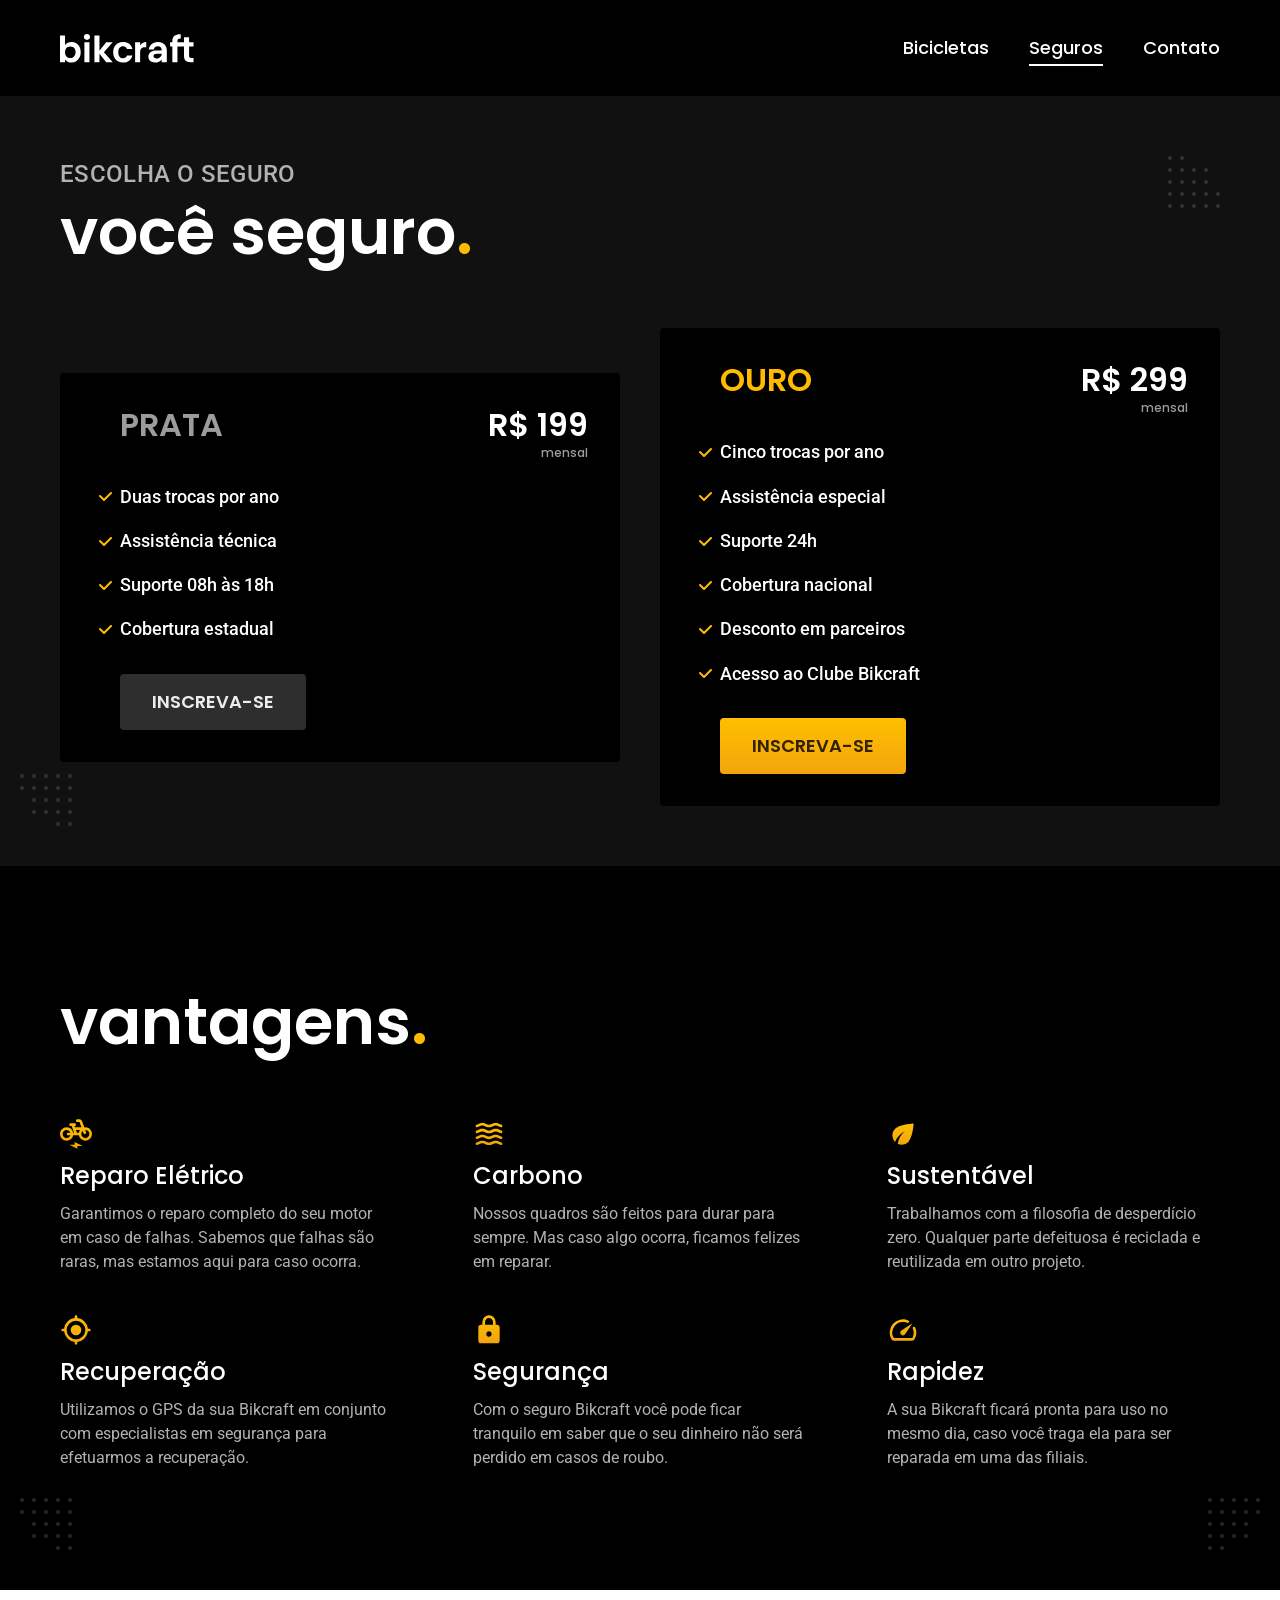
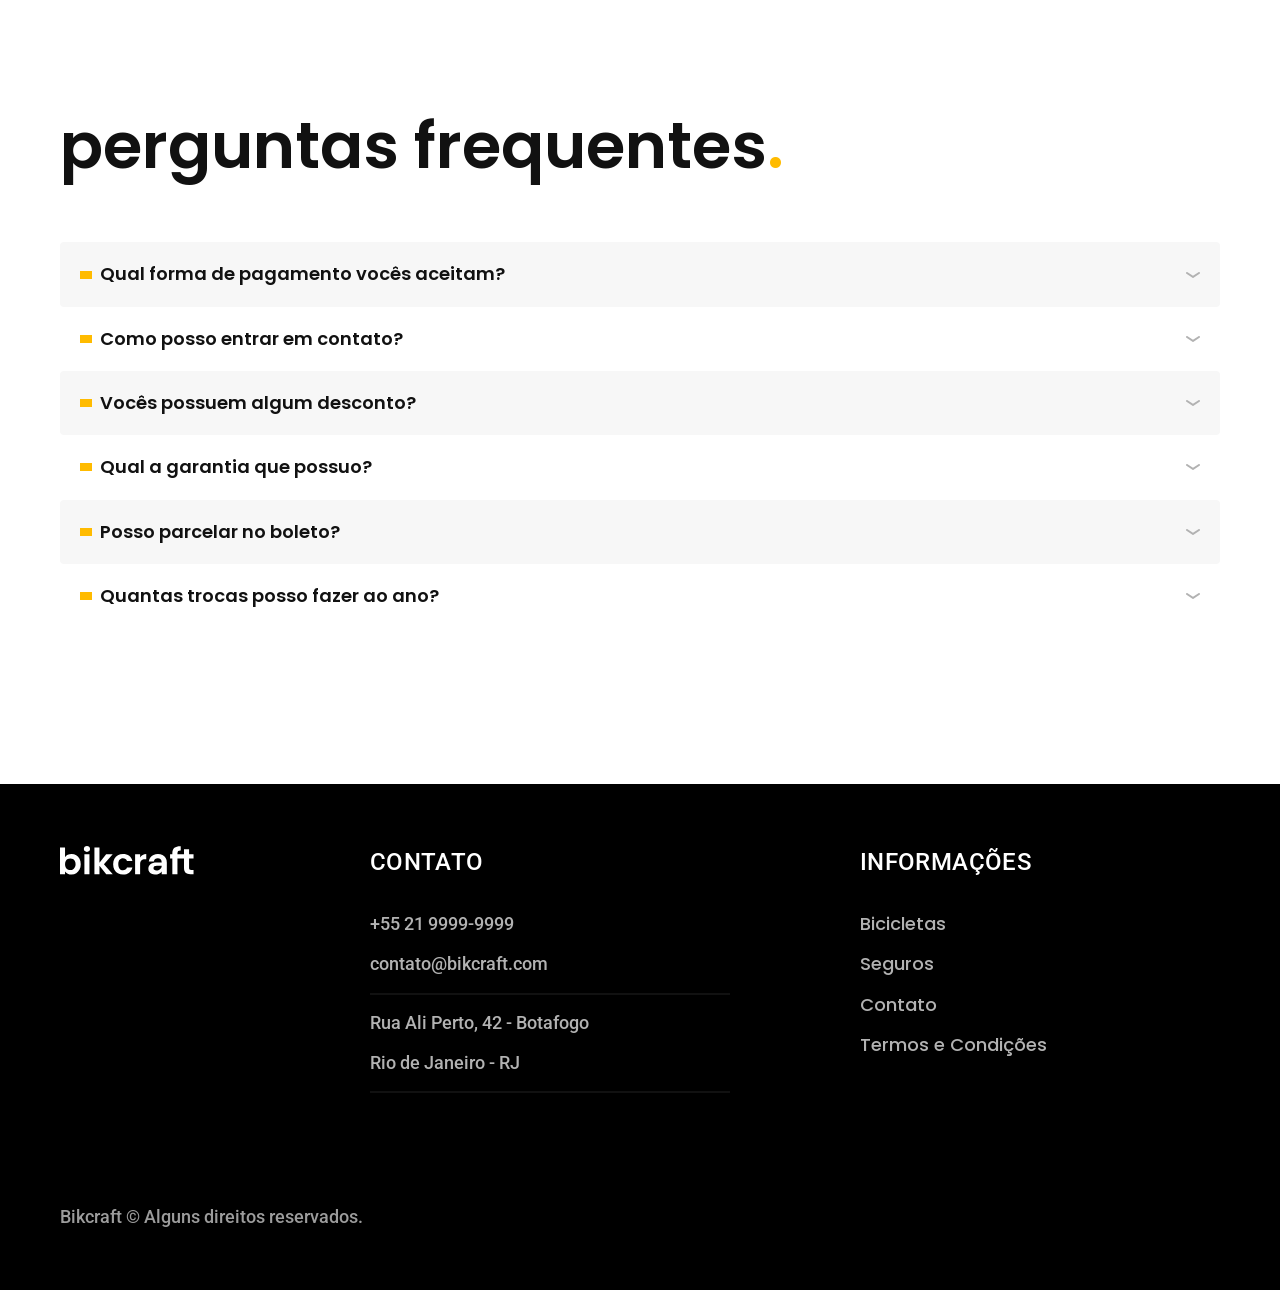
<file: seguros.html>
<!DOCTYPE html>
<html lang="pt-br">

<head>
  <meta charset="UTF-8">
  <meta name="viewport" content="width=device-width, initial-scale=1.0">
  <title>Seguros | Bikcraft</title>
  <meta name="description" content="Bicicletas elétricas de alta precisão e qualidade,  feitas sob medida para o cliente. Explore o mundo na sua velocidade com a Bikcraft.">

  <link rel="icon" href="./favicon.svg" type="image/svg+xml">

  <link href="./css/style.css" rel="preload" as="style">
  <link href="./css/style.css" rel="stylesheet">

  <link rel="preconnect" href="https://fonts.googleapis.com">
  <link rel="preconnect" href="https://fonts.gstatic.com" crossorigin>
  <link href="https://fonts.googleapis.com/css2?family=Merriweather:ital,wght@1,900&family=Poppins:wght@500;600&family=Roboto:wght@400;500&display=swap" rel="stylesheet">
</head>

<body id="seguros">
  <header class="header-bg">
    <div class="header container">
      <a href="./">
        <img src="./img/bikcraft.svg" alt="Bikcraft" width="136" height="32">
      </a>
      <nav aria-label="primaria">
        <ul class="header-menu font-1-m cor-0">
          <li><a href="./bicicletas.html">Bicicletas</a></li>
          <li><a href="./seguros.html">Seguros</a></li>
          <li><a href="./contato.html">Contato</a></li>
        </ul>
      </nav>
    </div>
  </header>

  <main class="seguros-bg">
    <div class="titulo">
      <div class="container">
        <p class="font-2-l-b cor-5">Escolha o seguro</p>
        <h1 class="font-1-xxl cor-0">você seguro<span class="cor-p1">.</span></h1>
      </div>
    </div>

    <div class="seguros container">
      <div class="seguros-item">
        <h3 class="font-1-xl cor-6">PRATA</h3>
        <span class="font-1-xl cor-0">R$ 199 <span class="font-1-xs cor-6">mensal</span></span>
        <ul class="font-2-m cor-0">
          <li>Duas trocas por ano</li>
          <li>Assistência técnica</li>
          <li>Suporte 08h às 18h</li>
          <li>Cobertura estadual</li>
        </ul>
        <a class="botao secundario" href="./orcamento.html?tipo=seguro&produto=prata">Inscreva-se</a>
      </div>
      <div class="seguros-item">
        <h3 class="font-1-xl cor-p1">OURO</h3>
        <span class="font-1-xl cor-0">R$ 299 <span class="font-1-xs cor-6">mensal</span></span>
        <ul class="font-2-m cor-0">
          <li>Cinco trocas por ano</li>
          <li>Assistência especial</li>
          <li>Suporte 24h</li>
          <li>Cobertura nacional</li>
          <li>Desconto em parceiros</li>
          <li>Acesso ao Clube Bikcraft</li>
        </ul>
        <a class="botao" href="./orcamento.html?tipo=seguro&produto=ouro">Inscreva-se</a>
      </div>
    </div>
  </main>

  <article class="vantagens-bg">
    <div class="vantagens container">
      <h2 class="font-1-xxl cor-0">vantagens<span class="cor-p1">.</span></h2>
      <ul>
        <li>
          <img src="./img/icones/eletrica.svg" alt="">
          <h3 class="font-1-l cor-0">Reparo Elétrico</h3>
          <p class="font-2-s cor-5">Garantimos o reparo completo do seu motor em caso de falhas. Sabemos que falhas são raras, mas estamos aqui para caso ocorra.</p>
        </li>
        <li>
          <img src="./img/icones/carbono.svg" alt="">
          <h3 class="font-1-l cor-0">Carbono</h3>
          <p class="font-2-s cor-5">Nossos quadros são feitos para durar para sempre. Mas caso algo ocorra, ficamos felizes em reparar.</p>
        </li>
        <li>
          <img src="./img/icones/sustentavel.svg" alt="">
          <h3 class="font-1-l cor-0">Sustentável</h3>
          <p class="font-2-s cor-5">Trabalhamos com a filosofia de desperdício zero. Qualquer parte defeituosa é reciclada e reutilizada em outro projeto.</p>
        </li>
        <li>
          <img src="./img/icones/rastreador.svg" alt="">
          <h3 class="font-1-l cor-0">Recuperação</h3>
          <p class="font-2-s cor-5">Utilizamos o GPS da sua Bikcraft em conjunto com especialistas em segurança para efetuarmos a recuperação.</p>
        </li>
        <li>
          <img src="./img/icones/seguro.svg" alt="">
          <h3 class="font-1-l cor-0">Segurança</h3>
          <p class="font-2-s cor-5">Com o seguro Bikcraft você pode ficar tranquilo em saber que o seu dinheiro não será perdido em casos de roubo.</p>
        </li>
        <li>
          <img src="./img/icones/velocidade.svg" alt="">
          <h3 class="font-1-l cor-0">Rapidez</h3>
          <p class="font-2-s cor-5">A sua Bikcraft ficará pronta para uso no mesmo dia, caso você traga ela para ser reparada em uma das filiais.</p>
        </li>
      </ul>
    </div>
  </article>

  <article class="perguntas container">
    <h2 class="font-1-xxl">perguntas frequentes<span class="cor-p1">.</span></h2>
    <dl>
      <div>
        <dt class="font-1-m-b">Qual forma de pagamento vocês aceitam?</dt>
        <dd class="font-2-s cor-9">Aceitamos pagamentos parcelados em todos os cartões de crédito. Para pagamentos à vista também aceitarmos PIX e Boleto através do PagSeguro.</dd>
      </div>
      <div>
        <dt class="font-1-m-b">Como posso entrar em contato?</dt>
        <dd class="font-2-s cor-9">Aceitamos pagamentos parcelados em todos os cartões de crédito. Para pagamentos à vista também aceitarmos PIX e Boleto através do PagSeguro.</dd>
      </div>
      <div>
        <dt class="font-1-m-b">Vocês possuem algum desconto?</dt>
        <dd class="font-2-s cor-9">Aceitamos pagamentos parcelados em todos os cartões de crédito. Para pagamentos à vista também aceitarmos PIX e Boleto através do PagSeguro.</dd>
      </div>
      <div>
        <dt class="font-1-m-b">Qual a garantia que possuo?</dt>
        <dd class="font-2-s cor-9">Aceitamos pagamentos parcelados em todos os cartões de crédito. Para pagamentos à vista também aceitarmos PIX e Boleto através do PagSeguro.</dd>
      </div>
      <div>
        <dt class="font-1-m-b">Posso parcelar no boleto?</dt>
        <dd class="font-2-s cor-9">Aceitamos pagamentos parcelados em todos os cartões de crédito. Para pagamentos à vista também aceitarmos PIX e Boleto através do PagSeguro.</dd>
      </div>
      <div>
        <dt class="font-1-m-b">Quantas trocas posso fazer ao ano?</dt>
        <dd class="font-2-s cor-9">Aceitamos pagamentos parcelados em todos os cartões de crédito. Para pagamentos à vista também aceitarmos PIX e Boleto através do PagSeguro.</dd>
      </div>
    </dl>
  </article>

  <footer class="footer-bg">
    <div class="footer container">
      <img src="./img/bikcraft.svg" alt="Bikcraft">
      <div class="footer-contato">
        <h3 class="font-2-l-b cor-0">Contato</h3>
        <ul class="font-2-m cor-5">
          <li>+55 21 9999-9999</li>
          <li>contato@bikcraft.com</li>
          <li>Rua Ali Perto, 42 - Botafogo</li>
          <li>Rio de Janeiro - RJ</li>
        </ul>
        
      </div>
      <div class="footer-informacoes">
        <h3 class="font-2-l-b cor-0">Informações</h3>
        <nav>
          <ul class="font-1-m cor-5">
            <li><a href="./bicicletas.html">Bicicletas</a></li>
            <li><a href="./seguros.html">Seguros</a></li>
            <li><a href="./contato.html">Contato</a></li>
            <li><a href="./termos.html">Termos e Condições</a></li>
          </ul>
        </nav>
      </div>
      <p class="font-2-m cor-6 footer-copy">Bikcraft © Alguns direitos reservados.</p>
    </div>
  </footer>

  <script src="./js/script.js"></script>
</body>

</html>
</file>
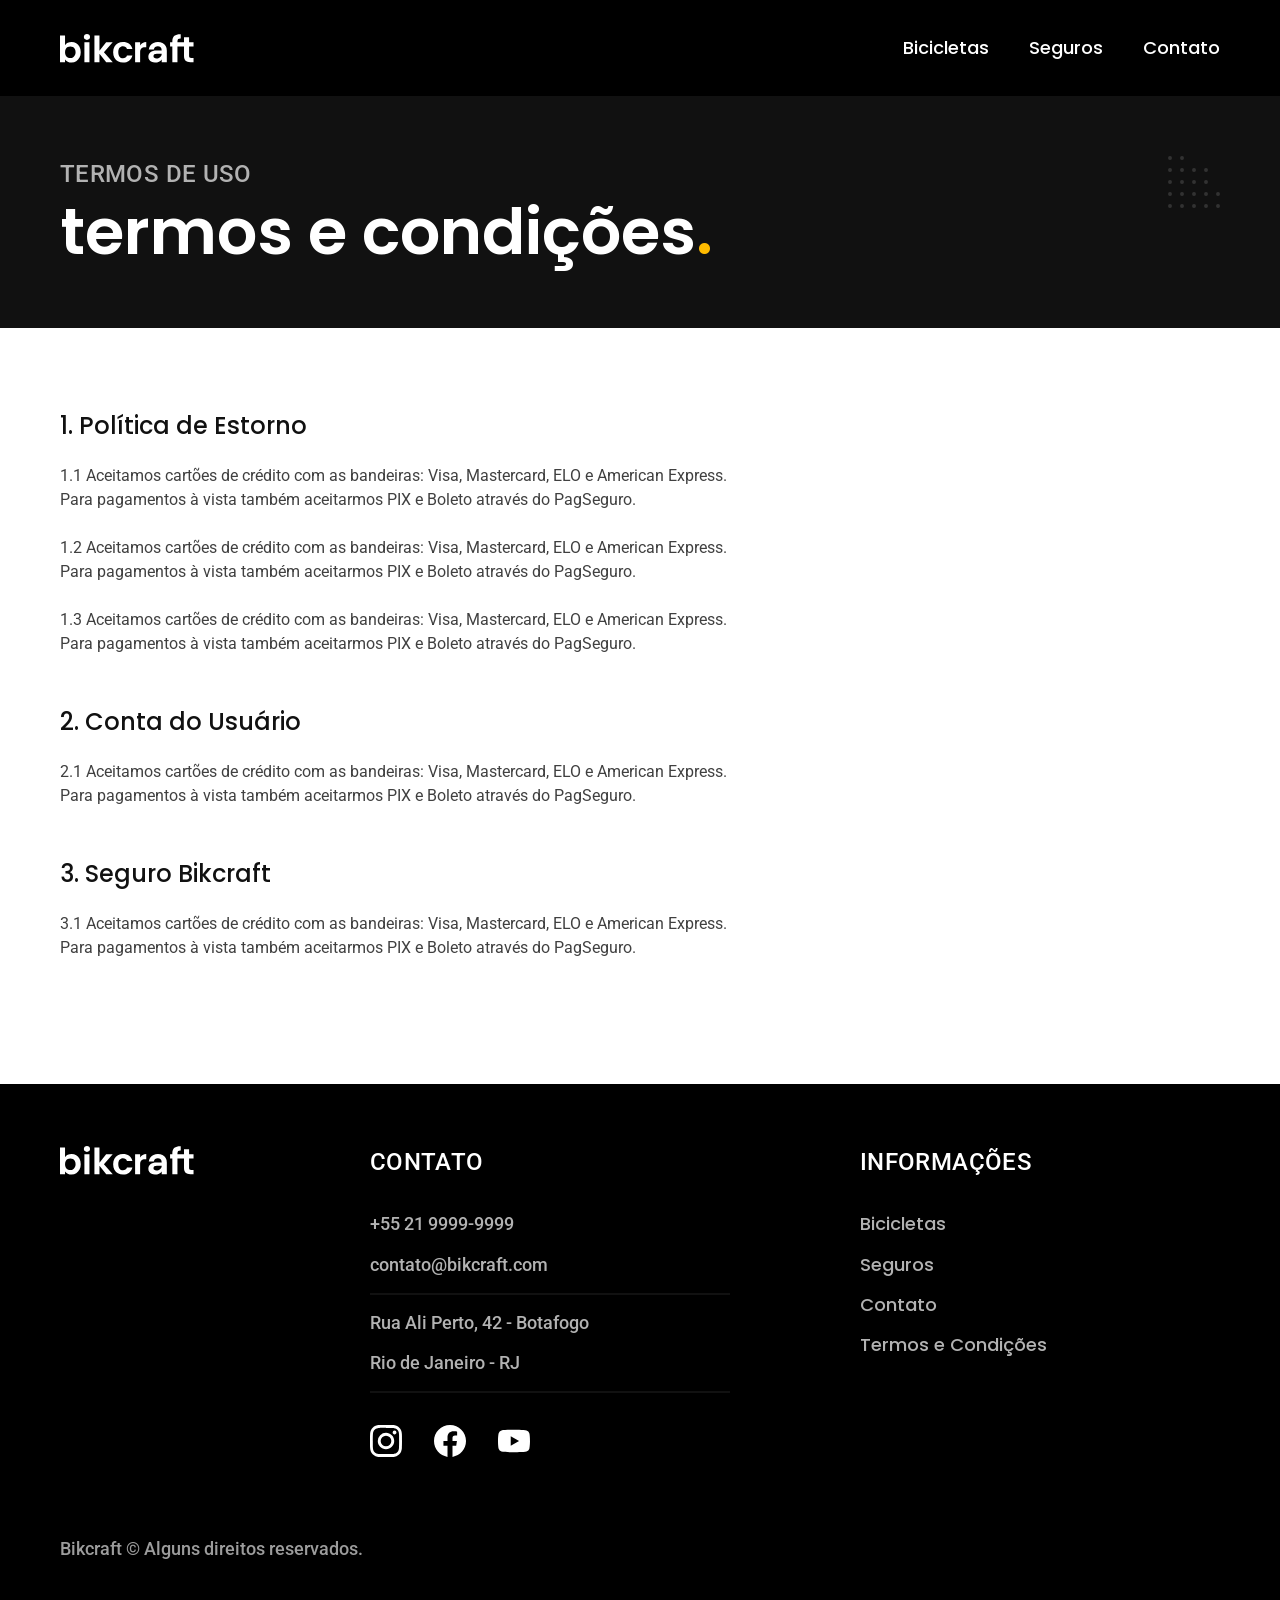
<file: termos.html>
<!DOCTYPE html>
<html lang="pt-br">

<head>
  <meta charset="UTF-8">
  <meta name="viewport" content="width=device-width, initial-scale=1.0">
  <title>Termos e Condições | Bikcraft</title>
  <meta name="description" content="Bicicletas elétricas de alta precisão e qualidade,  feitas sob medida para o cliente. Explore o mundo na sua velocidade com a Bikcraft.">

  <link rel="icon" href="./favicon.svg" type="image/svg+xml">

  <link href="./css/style.css" rel="preload" as="style">
  <link href="./css/style.css" rel="stylesheet">

  <link rel="preconnect" href="https://fonts.googleapis.com">
  <link rel="preconnect" href="https://fonts.gstatic.com" crossorigin>
  <link href="https://fonts.googleapis.com/css2?family=Merriweather:ital,wght@1,900&family=Poppins:wght@500;600&family=Roboto:wght@400;500&display=swap" rel="stylesheet">
</head>

<body id="termos">
  <header class="header-bg">
    <div class="header container">
      <a href="./">
        <img src="./img/bikcraft.svg" alt="Bikcraft" width="136" height="32">
      </a>
      <nav aria-label="primaria">
        <ul class="header-menu font-1-m cor-0">
          <li><a href="./bicicletas.html">Bicicletas</a></li>
          <li><a href="./seguros.html">Seguros</a></li>
          <li><a href="./contato.html">Contato</a></li>
        </ul>
      </nav>
    </div>
  </header>

  <main>
    <div class="titulo">
      <div class="container">
        <p class="font-2-l-b cor-5">Termos de uso</p>
        <h1 class="font-1-xxl cor-0">termos e condições<span class="cor-p1">.</span></h1>
      </div>
    </div>

    <div class="termos font-2-s cor-10 container">
      <h2 class="font-1-l cor-11">1. Política de Estorno</h2>
      <p>1.1 Aceitamos cartões de crédito com as bandeiras: Visa, Mastercard, ELO e American Express. Para pagamentos à vista também aceitarmos PIX e Boleto através do PagSeguro.</p>
      <p>1.2 Aceitamos cartões de crédito com as bandeiras: Visa, Mastercard, ELO e American Express. Para pagamentos à vista também aceitarmos PIX e Boleto através do PagSeguro.</p>
      <p>1.3 Aceitamos cartões de crédito com as bandeiras: Visa, Mastercard, ELO e American Express. Para pagamentos à vista também aceitarmos PIX e Boleto através do PagSeguro.</p>
      <h2 class="font-1-l cor-11">2. Conta do Usuário</h2>
      <p>2.1 Aceitamos cartões de crédito com as bandeiras: Visa, Mastercard, ELO e American Express. Para pagamentos à vista também aceitarmos PIX e Boleto através do PagSeguro.</p>
      <h2 class="font-1-l cor-11">3. Seguro Bikcraft</h2>
      <p>3.1 Aceitamos cartões de crédito com as bandeiras: Visa, Mastercard, ELO e American Express. Para pagamentos à vista também aceitarmos PIX e Boleto através do PagSeguro.</p>
    </div>
  </main>

  <footer class="footer-bg">
    <div class="footer container">
      <img src="./img/bikcraft.svg" alt="Bikcraft">
      <div class="footer-contato">
        <h3 class="font-2-l-b cor-0">Contato</h3>
        <ul class="font-2-m cor-5">
          <li>+55 21 9999-9999</li>
          <li>contato@bikcraft.com</li>
          <li>Rua Ali Perto, 42 - Botafogo</li>
          <li>Rio de Janeiro - RJ</li>
        </ul>
        <div class="footer-redes">
          <a href="./"><img src="./img/redes/instagram.svg" alt="Instagram"></a>
          <a href="./"><img src="./img/redes/facebook.svg" alt="Facebook"></a>
          <a href="./"><img src="./img/redes/youtube.svg" alt="Youtube"></a>
        </div>
      </div>
      <div class="footer-informacoes">
        <h3 class="font-2-l-b cor-0">Informações</h3>
        <nav>
          <ul class="font-1-m cor-5">
            <li><a href="./bicicletas.html">Bicicletas</a></li>
            <li><a href="./seguros.html">Seguros</a></li>
            <li><a href="./contato.html">Contato</a></li>
            <li><a href="./termos.html">Termos e Condições</a></li>
          </ul>
        </nav>
      </div>
      <p class="font-2-m cor-6 footer-copy">Bikcraft © Alguns direitos reservados.</p>
    </div>
  </footer>

  <script src="./js/script.js"></script>
</body>

</html>
</file>
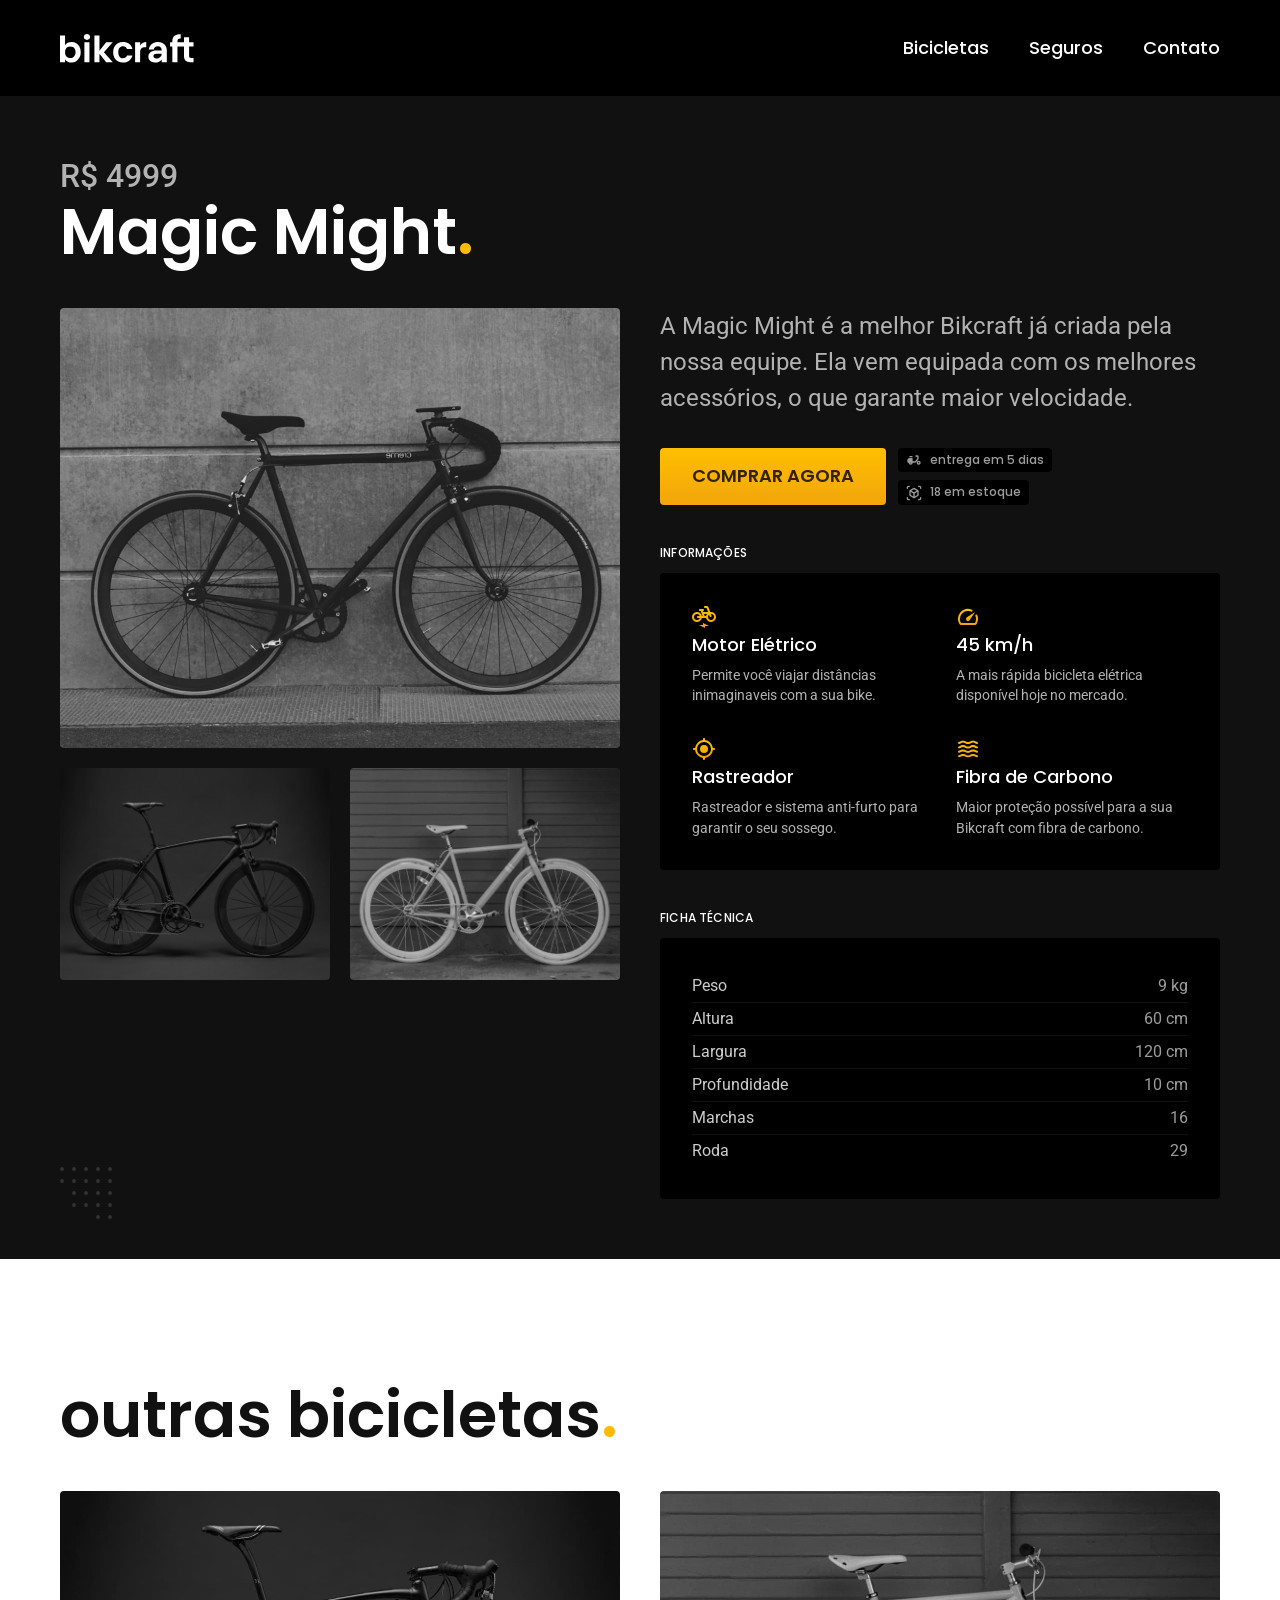
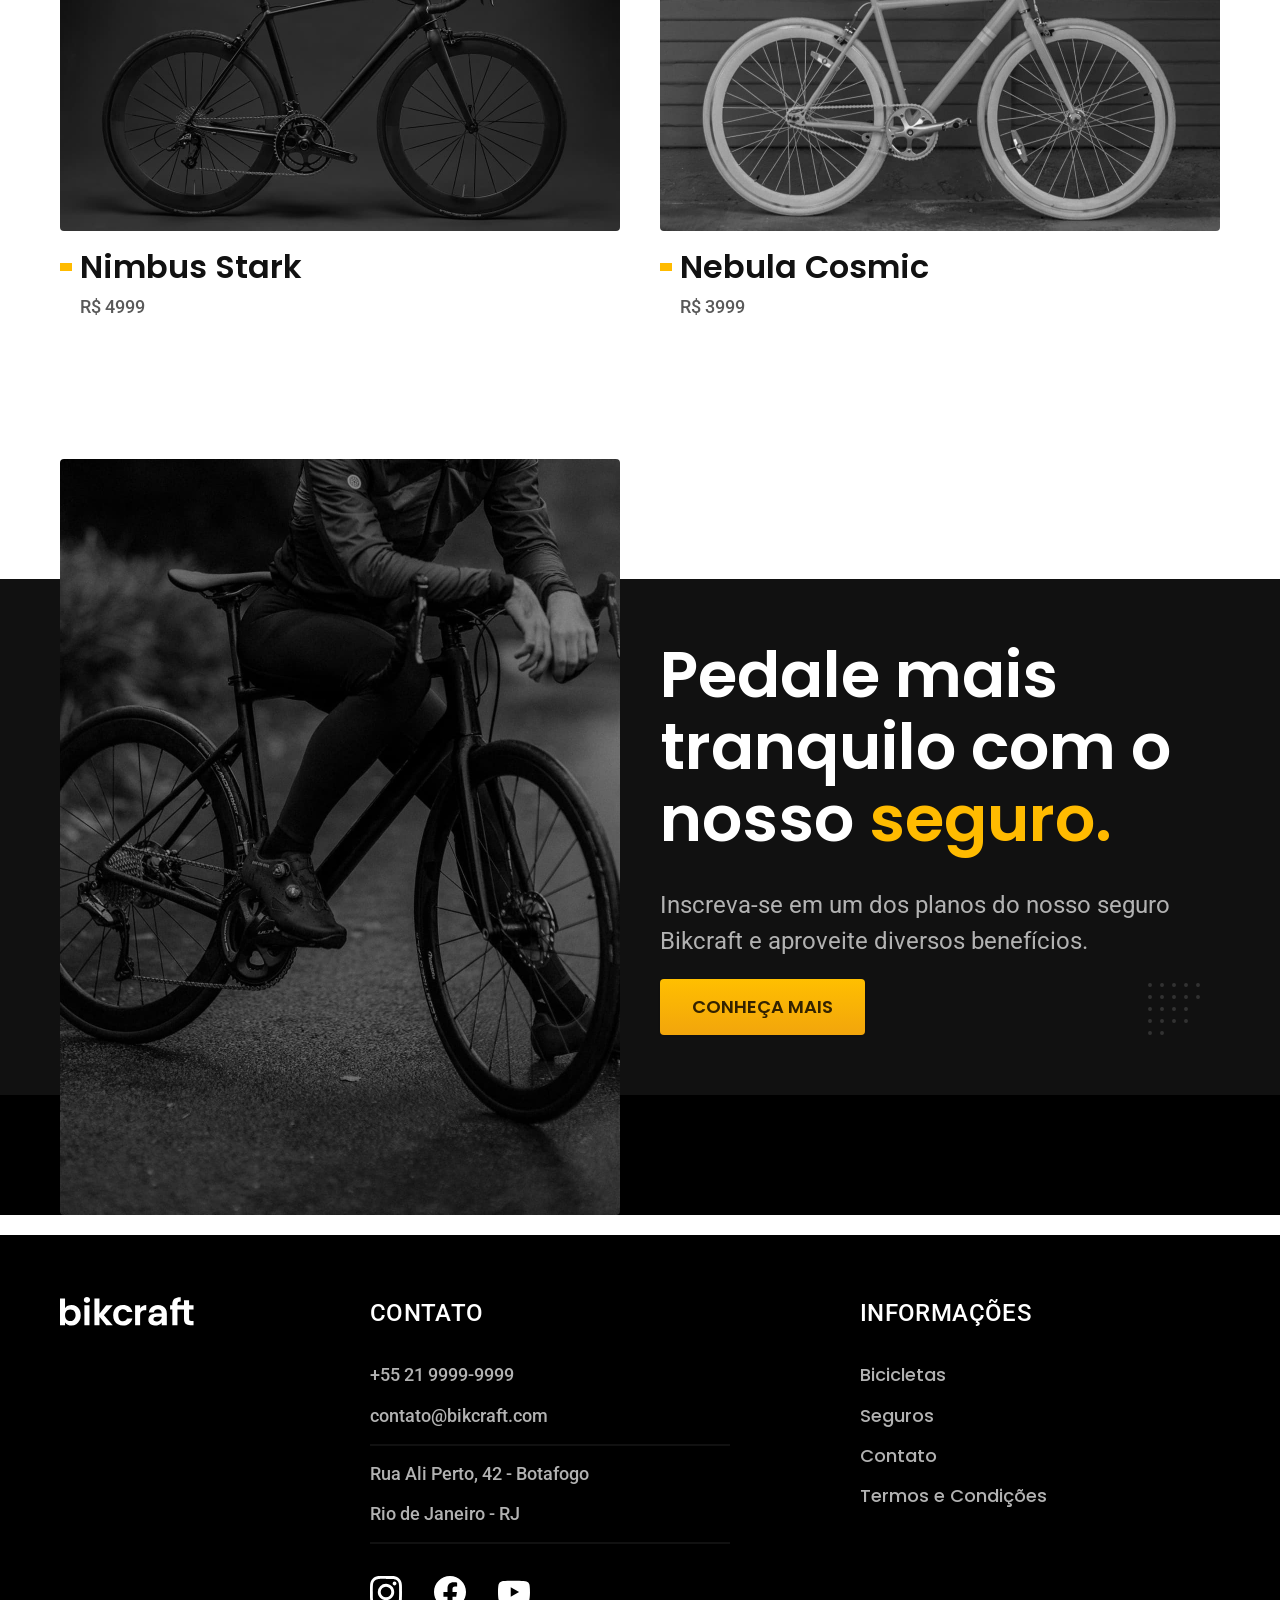
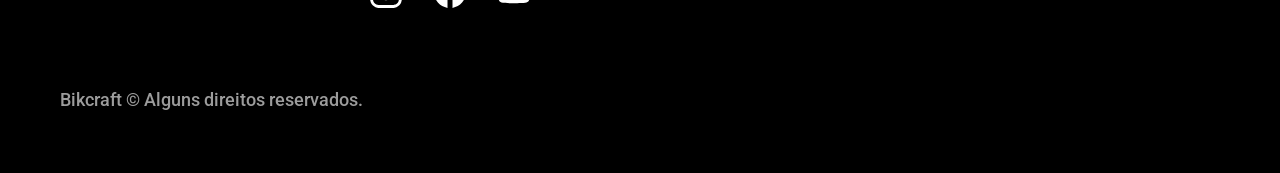
<file: bicicletas/magic.html>
<!DOCTYPE html>
<html lang="pt-br">

<head>
  <meta charset="UTF-8">
  <meta name="viewport" content="width=device-width, initial-scale=1.0">
  <title>Magic | Bikcraft</title>
  <meta name="description" content="Bicicletas elétricas de alta precisão e qualidade, feitas sob medida para o cliente. Explore o mundo na sua velocidade com a Bikcraft.">

  <link rel="icon" href="./favicon.svg" type="image/svg+xml">

  <link href="../css/style.css" rel="preload" as="style">
  <link href="../css/style.css" rel="stylesheet">

  <link rel="preconnect" href="https://fonts.googleapis.com">
  <link rel="preconnect" href="https://fonts.gstatic.com" crossorigin>
  <link href="https://fonts.googleapis.com/css2?family=Merriweather:ital,wght@1,900&family=Poppins:wght@500;600&family=Roboto:wght@400;500&display=swap" rel="stylesheet">
</head>

<body id="bicicleta">
  <header class="header-bg">
    <div class="header container">
      <a href="../">
        <img src="../img/bikcraft.svg" alt="Bikcraft" width="136" height="32">
      </a>
      <nav aria-label="primaria">
        <ul class="header-menu font-1-m cor-0">
          <li><a href="../bicicletas.html">Bicicletas</a></li>
          <li><a href="../seguros.html">Seguros</a></li>
          <li><a href="../contato.html">Contato</a></li>
        </ul>
      </nav>
    </div>
  </header>

  <main class="bicicleta-bg">
    <div class="bicicleta container">
      <div class="bicicleta-titulo">
        <span class="font-2-xl cor-5">R$ 4999</span>
        <h1 class="font-1-xxl cor-0">Magic Might<span class="cor-p1">.</span></h1>
      </div>
      <div class="bicicleta-imagens">
        <img src="../img/bicicleta/nimbus2.jpg" alt="Bicicleta preta" width="560" height="440">
        <img src="../img/bicicleta/nimbus1.jpg" alt="Bicicleta preta" width="560" height="440">
        <img src="../img/bicicleta/nimbus3.jpg" alt="Bicicleta branca" width="560" height="440">
      </div>
      <div class="bicicleta-conteudo">
        <p class="font-2-l cor-5">A Magic Might é a melhor Bikcraft já criada pela nossa equipe. Ela vem equipada com os melhores acessórios, o que garante maior velocidade.</p>
        <div class="bicicleta-comprar">
          <a class="botao" href="../orcamento.html?tipo=bikcraft&produto=magic">Comprar Agora</a>
          <span class="font-1-xs cor-6"><img src="../img/icones/entrega.svg" alt=""> entrega em 5 dias</span>
          <span class="font-1-xs cor-6"><img src="../img/icones/estoque.svg" alt=""> 18 em estoque</span>
        </div>
        <h2 class="font-1-xs cor-0">Informações</h2>
        <ul class="bicicleta-informacoes">
          <li>
            <img src="../img/icones/eletrica.svg" alt="">
            <h3 class="font-1-m cor-0">Motor Elétrico</h3>
            <p class="font-2-xs cor-5">Permite você viajar distâncias inimaginaveis com a sua bike.</p>
          </li>
          <li>
            <img src="../img/icones/velocidade.svg" alt="">
            <h3 class="font-1-m cor-0">45 km/h</h3>
            <p class="font-2-xs cor-5">A mais rápida bicicleta elétrica disponível hoje no mercado.</p>
          </li>
          <li>
            <img src="../img/icones/rastreador.svg" alt="">
            <h3 class="font-1-m cor-0">Rastreador</h3>
            <p class="font-2-xs cor-5">Rastreador e sistema anti-furto para garantir o seu sossego.</p>
          </li>
          <li>
            <img src="../img/icones/carbono.svg" alt="">
            <h3 class="font-1-m cor-0">Fibra de Carbono</h3>
            <p class="font-2-xs cor-5">Maior proteção possível para a sua Bikcraft com fibra de carbono.</p>
          </li>
        </ul>
        <h2 class="font-1-xs cor-0">Ficha Técnica</h2>
        <ul class="bicicleta-ficha font-2-s cor-4">
          <li>Peso <span>9 kg</span></li>
          <li>Altura <span>60 cm</span></li>
          <li>Largura <span>120 cm</span></li>
          <li>Profundidade <span>10 cm</span></li>
          <li>Marchas <span>16</span></li>
          <li>Roda <span>29</span></li>
        </ul>
      </div>
    </div>
  </main>

  <article class="bicicletas-lista container">
    <h2 class="font-1-xxl">outras bicicletas<span class="cor-p1">.</span></h2>
    <ul>
      <li>
        <a href="./nimbus.html">
          <img src="../img/bicicletas/nimbus.jpg" alt="Bicicleta preta">
          <h3 class="font-1-xl">Nimbus Stark</h3>
          <span class="font-2-m cor-8">R$ 4999</span>
        </a>
      </li>
      <li>
        <a href="./nebula.html">
          <img src="../img/bicicletas/nebula.jpg" alt="Bicicleta branca">
          <h3 class="font-1-xl">Nebula Cosmic</h3>
          <span class="font-2-m cor-8">R$ 3999</span>
        </a>
      </li>
    </ul>
  </article>

  <article class="seguro-bg">
    <div class="seguro container">
      <div class="seguro-imagem">
        <img src="../img/fotos/seguros.jpg" alt="Pessoa parada em cima de uma bicicleta">
      </div>
      <div class="seguro-conteudo">
        <h2 class="font-1-xxl cor-0">Pedale mais tranquilo com o nosso <span class="cor-p1">seguro.</span></h2>
        <p class="font-2-l cor-5">Inscreva-se em um dos planos do nosso seguro Bikcraft e aproveite diversos benefícios.</p>
        <a class="botao" href="../seguros.html">Conheça Mais</a>
      </div>
    </div>
  </article>

  <footer class="footer-bg">
    <div class="footer container">
      <img src="../img/bikcraft.svg" alt="Bikcraft">
      <div class="footer-contato">
        <h3 class="font-2-l-b cor-0">Contato</h3>
        <ul class="font-2-m cor-5">
          <li>+55 21 9999-9999</li>
          <li>contato@bikcraft.com</li>
          <li>Rua Ali Perto, 42 - Botafogo</li>
          <li>Rio de Janeiro - RJ</li>
        </ul>
        <div class="footer-redes">
          <a href="./"><img src="../img/redes/instagram.svg" alt="Instagram"></a>
          <a href="./"><img src="../img/redes/facebook.svg" alt="Facebook"></a>
          <a href="./"><img src="../img/redes/youtube.svg" alt="Youtube"></a>
        </div>
      </div>
      <div class="footer-informacoes">
        <h3 class="font-2-l-b cor-0">Informações</h3>
        <nav>
          <ul class="font-1-m cor-5">
            <li><a href="../bicicletas.html">Bicicletas</a></li>
            <li><a href="../seguros.html">Seguros</a></li>
            <li><a href="../contato.html">Contato</a></li>
            <li><a href="../termos.html">Termos e Condições</a></li>
          </ul>
        </nav>
      </div>
      <p class="font-2-m cor-6 footer-copy">Bikcraft © Alguns direitos reservados.</p>
    </div>
  </footer>

  <script src="../js/script.js"></script>
</body>

</html>
</file>
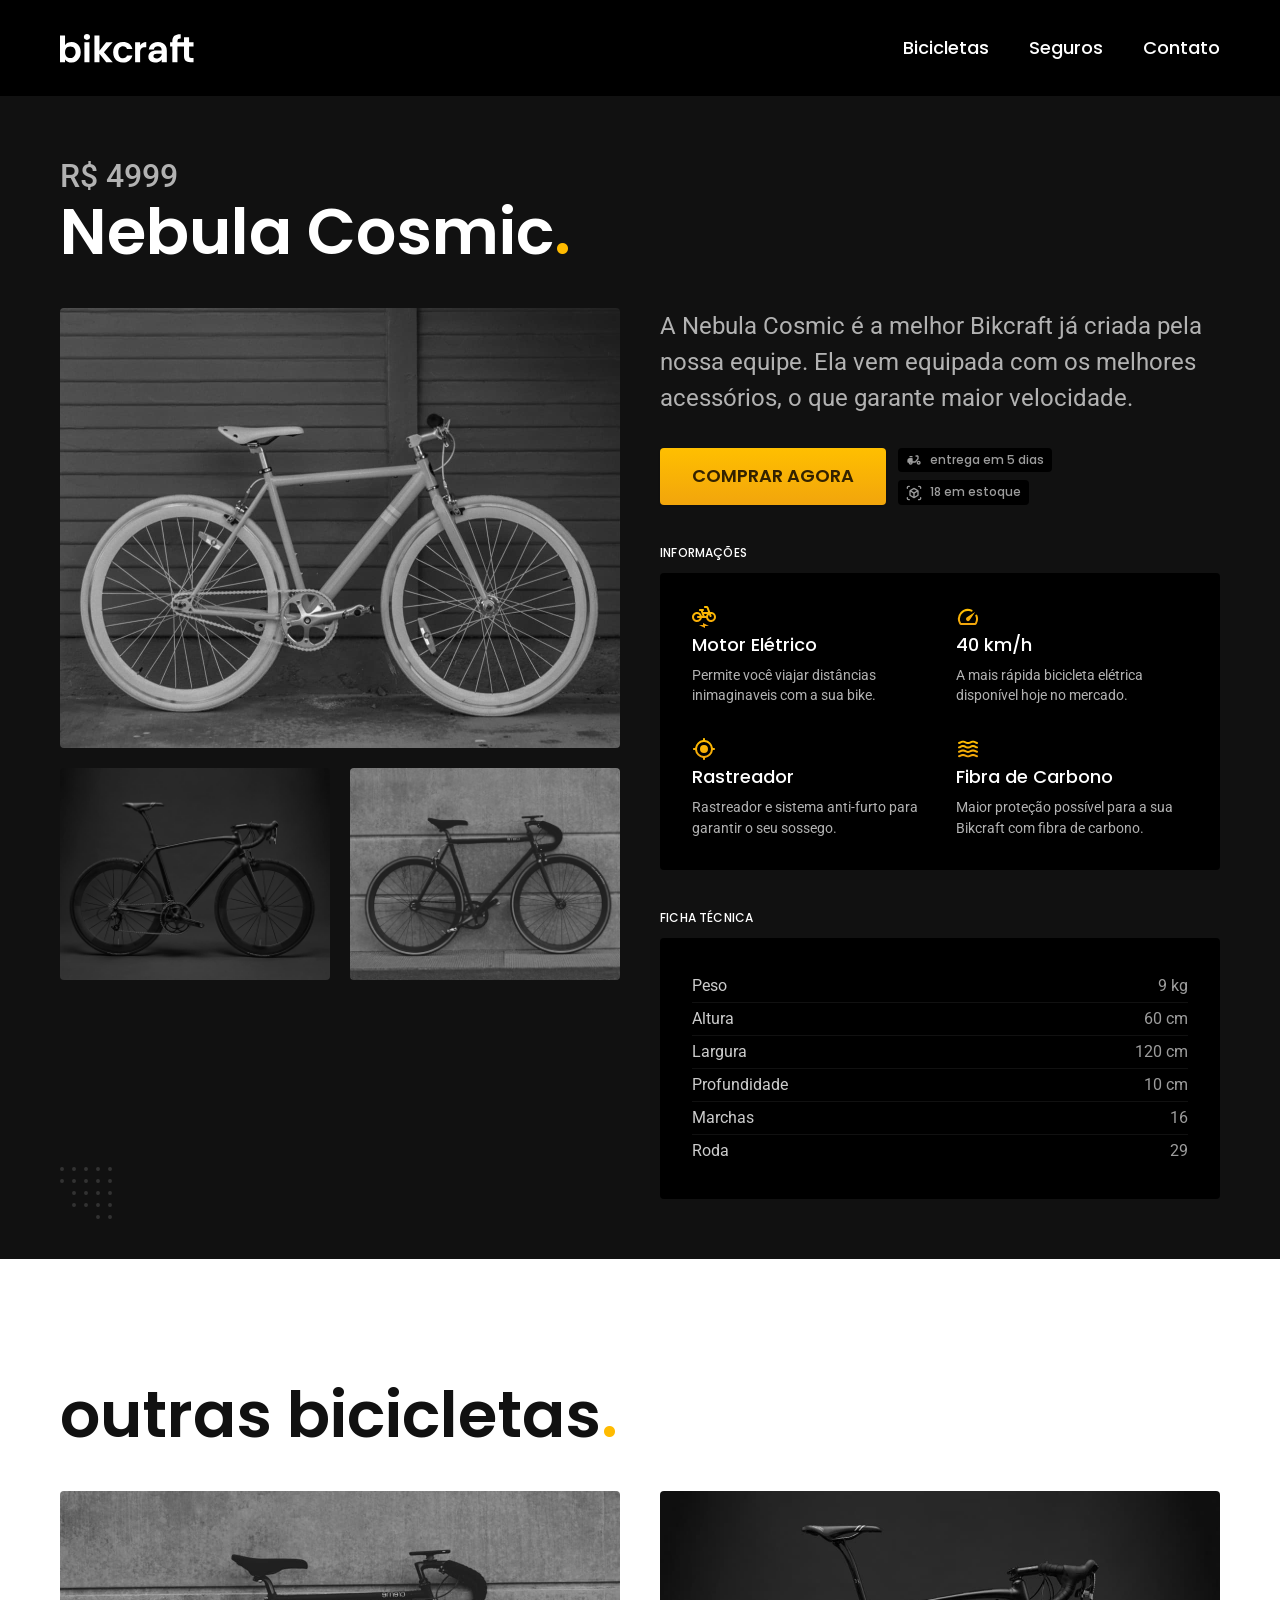
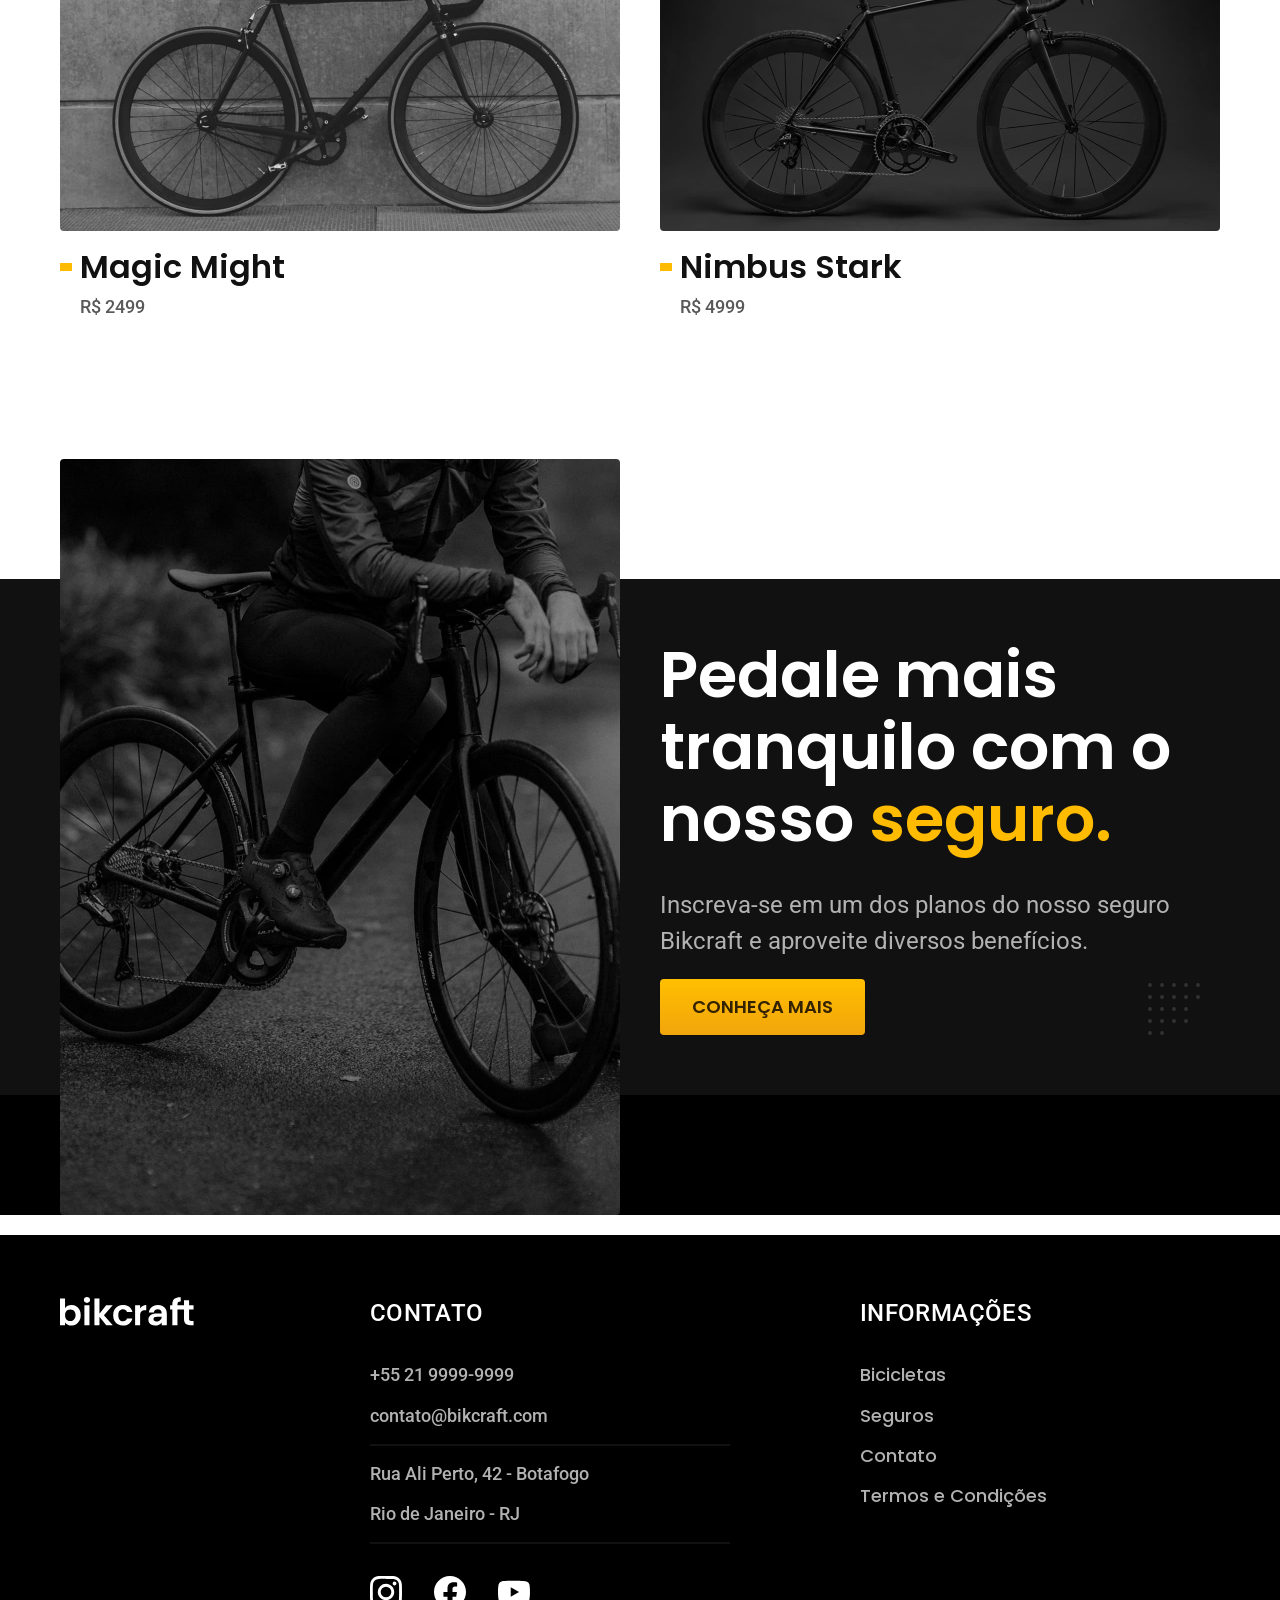
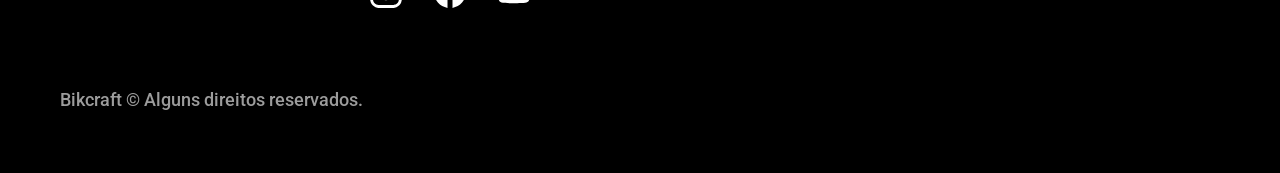
<file: bicicletas/nebula.html>
<!DOCTYPE html>
<html lang="pt-br">

<head>
  <meta charset="UTF-8">
  <meta name="viewport" content="width=device-width, initial-scale=1.0">
  <title>Nebula | Bikcraft</title>
  <meta name="description" content="Bicicletas elétricas de alta precisão e qualidade,  feitas sob medida para o cliente. Explore o mundo na sua velocidade com a Bikcraft.">

  <link rel="icon" href="./favicon.svg" type="image/svg+xml">

  <link href="../css/style.css" rel="preload" as="style">
  <link href="../css/style.css" rel="stylesheet">

  <link rel="preconnect" href="https://fonts.googleapis.com">
  <link rel="preconnect" href="https://fonts.gstatic.com" crossorigin>
  <link href="https://fonts.googleapis.com/css2?family=Merriweather:ital,wght@1,900&family=Poppins:wght@500;600&family=Roboto:wght@400;500&display=swap" rel="stylesheet">
</head>

<body id="bicicleta">
  <header class="header-bg">
    <div class="header container">
      <a href="../">
        <img src="../img/bikcraft.svg" alt="Bikcraft" width="136" height="32">
      </a>
      <nav aria-label="primaria">
        <ul class="header-menu font-1-m cor-0">
          <li><a href="../bicicletas.html">Bicicletas</a></li>
          <li><a href="../seguros.html">Seguros</a></li>
          <li><a href="../contato.html">Contato</a></li>
        </ul>
      </nav>
    </div>
  </header>

  <main class="bicicleta-bg">
    <div class="bicicleta container">
      <div class="bicicleta-titulo">
        <span class="font-2-xl cor-5">R$ 4999</span>
        <h1 class="font-1-xxl cor-0">Nebula Cosmic<span class="cor-p1">.</span></h1>
      </div>
      <div class="bicicleta-imagens">
        <img src="../img/bicicleta/nimbus3.jpg" alt="Bicicleta branca" width="560" height="440">
        <img src="../img/bicicleta/nimbus1.jpg" alt="Bicicleta preta" width="1120" height="880">
        <img src="../img/bicicleta/nimbus2.jpg" alt="Bicicleta preta" width="560" height="440">
      </div>
      <div class="bicicleta-conteudo">
        <p class="font-2-l cor-5">A Nebula Cosmic é a melhor Bikcraft já criada pela nossa equipe. Ela vem equipada com os melhores acessórios, o que garante maior velocidade.</p>
        <div class="bicicleta-comprar">
          <a class="botao" href="../orcamento.html?tipo=bikcraft&produto=nebula">Comprar Agora</a>
          <span class="font-1-xs cor-6"><img src="../img/icones/entrega.svg" alt=""> entrega em 5 dias</span>
          <span class="font-1-xs cor-6"><img src="../img/icones/estoque.svg" alt=""> 18 em estoque</span>
        </div>
        <h2 class="font-1-xs cor-0">Informações</h2>
        <ul class="bicicleta-informacoes">
          <li>
            <img src="../img/icones/eletrica.svg" alt="">
            <h3 class="font-1-m cor-0">Motor Elétrico</h3>
            <p class="font-2-xs cor-5">Permite você viajar distâncias inimaginaveis com a sua bike.</p>
          </li>
          <li>
            <img src="../img/icones/velocidade.svg" alt="">
            <h3 class="font-1-m cor-0">40 km/h</h3>
            <p class="font-2-xs cor-5">A mais rápida bicicleta elétrica disponível hoje no mercado.</p>
          </li>
          <li>
            <img src="../img/icones/rastreador.svg" alt="">
            <h3 class="font-1-m cor-0">Rastreador</h3>
            <p class="font-2-xs cor-5">Rastreador e sistema anti-furto para garantir o seu sossego.</p>
          </li>
          <li>
            <img src="../img/icones/carbono.svg" alt="">
            <h3 class="font-1-m cor-0">Fibra de Carbono</h3>
            <p class="font-2-xs cor-5">Maior proteção possível para a sua Bikcraft com fibra de carbono.</p>
          </li>
        </ul>
        <h2 class="font-1-xs cor-0">Ficha Técnica</h2>
        <ul class="bicicleta-ficha font-2-s cor-4">
          <li>Peso <span>9 kg</span></li>
          <li>Altura <span>60 cm</span></li>
          <li>Largura <span>120 cm</span></li>
          <li>Profundidade <span>10 cm</span></li>
          <li>Marchas <span>16</span></li>
          <li>Roda <span>29</span></li>
        </ul>
      </div>
    </div>
  </main>

  <article class="bicicletas-lista container">
    <h2 class="font-1-xxl">outras bicicletas<span class="cor-p1">.</span></h2>

    <ul>
      <li>
        <a href="./magic.html">
          <img src="../img/bicicletas/magic.jpg" alt="Bicicleta preta">
          <h3 class="font-1-xl">Magic Might</h3>
          <span class="font-2-m cor-8">R$ 2499</span>
        </a>
      </li>
      <li>
        <a href="./nimbus.html">
          <img src="../img/bicicletas/nimbus.jpg" alt="Bicicleta preta">
          <h3 class="font-1-xl">Nimbus Stark</h3>
          <span class="font-2-m cor-8">R$ 4999</span>
        </a>
      </li>
    </ul>
  </article>

  <article class="seguro-bg">
    <div class="seguro container">
      <div class="seguro-imagem">
        <img src="../img/fotos/seguros.jpg" alt="Pessoa parada em cima de uma bicicleta">
      </div>
      <div class="seguro-conteudo">
        <h2 class="font-1-xxl cor-0">Pedale mais tranquilo com o nosso <span class="cor-p1">seguro.</span></h2>
        <p class="font-2-l cor-5">Inscreva-se em um dos planos do nosso seguro Bikcraft e aproveite diversos benefícios.</p>
        <a class="botao" href="../seguros.html">Conheça Mais</a>
      </div>
    </div>
  </article>

  <footer class="footer-bg">
    <div class="footer container">
      <img src="../img/bikcraft.svg" alt="Bikcraft">
      <div class="footer-contato">
        <h3 class="font-2-l-b cor-0">Contato</h3>
        <ul class="font-2-m cor-5">
          <li>+55 21 9999-9999</li>
          <li>contato@bikcraft.com</li>
          <li>Rua Ali Perto, 42 - Botafogo</li>
          <li>Rio de Janeiro - RJ</li>
        </ul>
        <div class="footer-redes">
          <a href="./"><img src="../img/redes/instagram.svg" alt="Instagram"></a>
          <a href="./"><img src="../img/redes/facebook.svg" alt="Facebook"></a>
          <a href="./"><img src="../img/redes/youtube.svg" alt="Youtube"></a>
        </div>
      </div>
      <div class="footer-informacoes">
        <h3 class="font-2-l-b cor-0">Informações</h3>
        <nav>
          <ul class="font-1-m cor-5">
            <li><a href="../bicicletas.html">Bicicletas</a></li>
            <li><a href="../seguros.html">Seguros</a></li>
            <li><a href="../contato.html">Contato</a></li>
            <li><a href="../termos.html">Termos e Condições</a></li>
          </ul>
        </nav>
      </div>
      <p class="font-2-m cor-6 footer-copy">Bikcraft © Alguns direitos reservados.</p>
    </div>
  </footer>

  <script src="../js/script.js"></script>
</body>

</html>
</file>
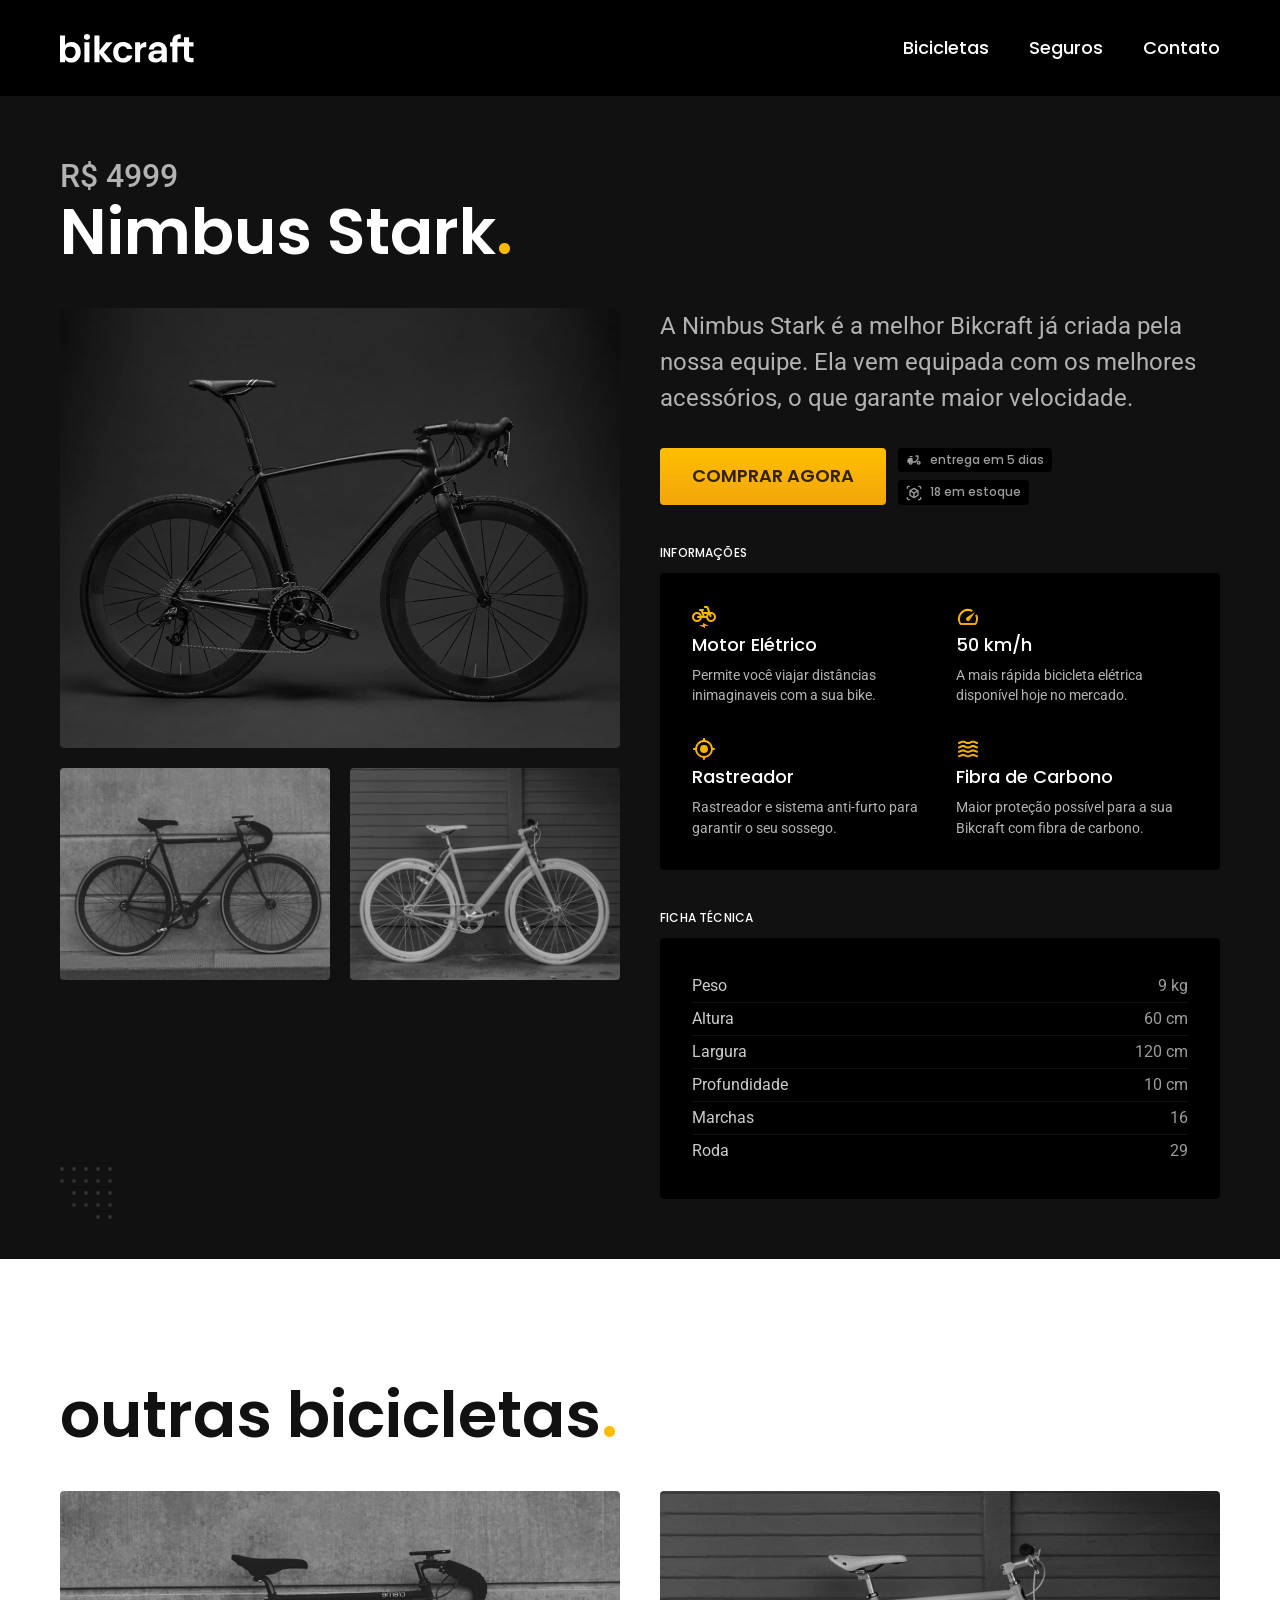
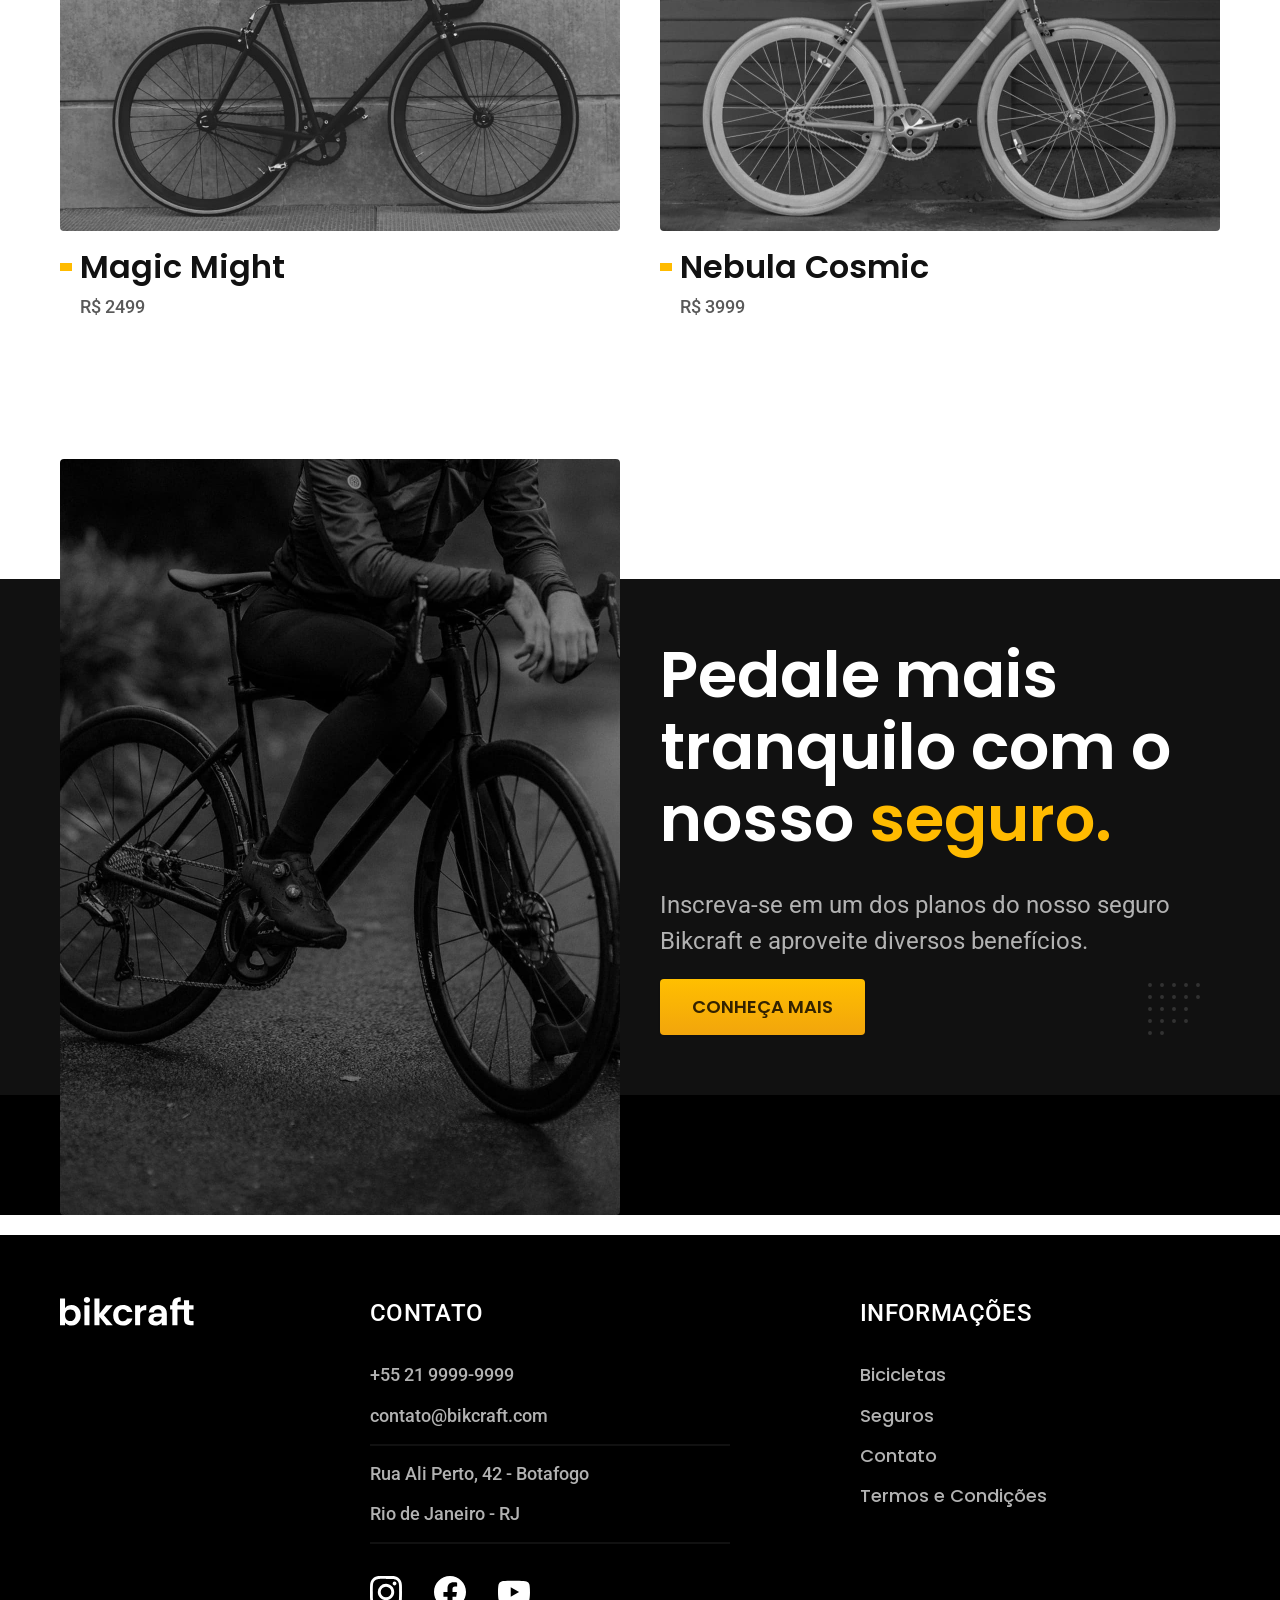
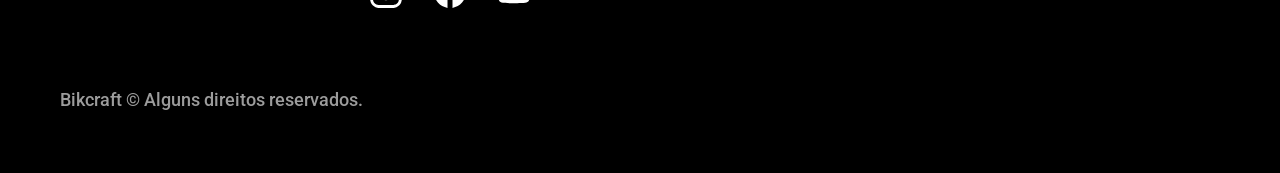
<file: bicicletas/nimbus.html>
<!DOCTYPE html>
<html lang="pt-br">

<head>
  <meta charset="UTF-8">
  <meta name="viewport" content="width=device-width, initial-scale=1.0">
  <title>Nimbus | Bikcraft</title>
  <meta name="description" content="Bicicletas elétricas de alta precisão e qualidade,  feitas sob medida para o cliente. Explore o mundo na sua velocidade com a Bikcraft.">

  <link rel="icon" href="./favicon.svg" type="image/svg+xml">

  <link href="../css/style.css" rel="preload" as="style">
  <link href="../css/style.css" rel="stylesheet">

  <link rel="preconnect" href="https://fonts.googleapis.com">
  <link rel="preconnect" href="https://fonts.gstatic.com" crossorigin>
  <link href="https://fonts.googleapis.com/css2?family=Merriweather:ital,wght@1,900&family=Poppins:wght@500;600&family=Roboto:wght@400;500&display=swap" rel="stylesheet">
</head>

<body id="bicicleta">
  <header class="header-bg">
    <div class="header container">
      <a href="../">
        <img src="../img/bikcraft.svg" alt="Bikcraft" width="136" height="32">
      </a>
      <nav aria-label="primaria">
        <ul class="header-menu font-1-m cor-0">
          <li><a href="../bicicletas.html">Bicicletas</a></li>
          <li><a href="../seguros.html">Seguros</a></li>
          <li><a href="../contato.html">Contato</a></li>
        </ul>
      </nav>
    </div>
  </header>

  <main class="bicicleta-bg">
    <div class="bicicleta container">
      <div class="bicicleta-titulo">
        <span class="font-2-xl cor-5">R$ 4999</span>
        <h1 class="font-1-xxl cor-0">Nimbus Stark<span class="cor-p1">.</span></h1>
      </div>
      <div class="bicicleta-imagens">
        <img src="../img/bicicleta/nimbus1.jpg" alt="Bicicleta preta" width="560" height="440">
        <img src="../img/bicicleta/nimbus2.jpg" alt="Bicicleta branca" width="560" height="440">
        <img src="../img/bicicleta/nimbus3.jpg" alt="Bicicleta preta" width="560" height="440">
      </div>
      <div class="bicicleta-conteudo">
        <p class="font-2-l cor-5">A Nimbus Stark é a melhor Bikcraft já criada pela nossa equipe. Ela vem equipada com os melhores acessórios, o que garante maior velocidade.</p>
        <div class="bicicleta-comprar">
          <a class="botao" href="../orcamento.html?tipo=bikcraft&produto=nimbus">Comprar Agora</a>
          <span class="font-1-xs cor-6"><img src="../img/icones/entrega.svg" alt=""> entrega em 5 dias</span>
          <span class="font-1-xs cor-6"><img src="../img/icones/estoque.svg" alt=""> 18 em estoque</span>
        </div>
        <h2 class="font-1-xs cor-0">Informações</h2>
        <ul class="bicicleta-informacoes">
          <li>
            <img src="../img/icones/eletrica.svg" alt="">
            <h3 class="font-1-m cor-0">Motor Elétrico</h3>
            <p class="font-2-xs cor-5">Permite você viajar distâncias inimaginaveis com a sua bike.</p>
          </li>
          <li>
            <img src="../img/icones/velocidade.svg" alt="">
            <h3 class="font-1-m cor-0">50 km/h</h3>
            <p class="font-2-xs cor-5">A mais rápida bicicleta elétrica disponível hoje no mercado.</p>
          </li>
          <li>
            <img src="../img/icones/rastreador.svg" alt="">
            <h3 class="font-1-m cor-0">Rastreador</h3>
            <p class="font-2-xs cor-5">Rastreador e sistema anti-furto para garantir o seu sossego.</p>
          </li>
          <li>
            <img src="../img/icones/carbono.svg" alt="">
            <h3 class="font-1-m cor-0">Fibra de Carbono</h3>
            <p class="font-2-xs cor-5">Maior proteção possível para a sua Bikcraft com fibra de carbono.</p>
          </li>
        </ul>
        <h2 class="font-1-xs cor-0">Ficha Técnica</h2>
        <ul class="bicicleta-ficha font-2-s cor-4">
          <li>Peso <span>9 kg</span></li>
          <li>Altura <span>60 cm</span></li>
          <li>Largura <span>120 cm</span></li>
          <li>Profundidade <span>10 cm</span></li>
          <li>Marchas <span>16</span></li>
          <li>Roda <span>29</span></li>
        </ul>
      </div>
    </div>
  </main>

  <article class="bicicletas-lista container">
    <h2 class="font-1-xxl">outras bicicletas<span class="cor-p1">.</span></h2>
    <ul>
      <li>
        <a href="./magic.html">
          <img src="../img/bicicletas/magic.jpg" alt="Bicicleta preta">
          <h3 class="font-1-xl">Magic Might</h3>
          <span class="font-2-m cor-8">R$ 2499</span>
        </a>
      </li>
      <li>
        <a href="./nebula.html">
          <img src="../img/bicicletas/nebula.jpg" alt="Bicicleta branca">
          <h3 class="font-1-xl">Nebula Cosmic</h3>
          <span class="font-2-m cor-8">R$ 3999</span>
        </a>
      </li>
    </ul>
  </article>

  <article class="seguro-bg">
    <div class="seguro container">
      <div class="seguro-imagem">
        <img src="../img/fotos/seguros.jpg" alt="Pessoa parada em cima de uma bicicleta">
      </div>
      <div class="seguro-conteudo">
        <h2 class="font-1-xxl cor-0">Pedale mais tranquilo com o nosso <span class="cor-p1">seguro.</span></h2>
        <p class="font-2-l cor-5">Inscreva-se em um dos planos do nosso seguro Bikcraft e aproveite diversos benefícios.</p>
        <a class="botao" href="../seguros.html">Conheça Mais</a>
      </div>
    </div>
  </article>

  <footer class="footer-bg">
    <div class="footer container">
      <img src="../img/bikcraft.svg" alt="Bikcraft">
      <div class="footer-contato">
        <h3 class="font-2-l-b cor-0">Contato</h3>
        <ul class="font-2-m cor-5">
          <li>+55 21 9999-9999</li>
          <li>contato@bikcraft.com</li>
          <li>Rua Ali Perto, 42 - Botafogo</li>
          <li>Rio de Janeiro - RJ</li>
        </ul>
        <div class="footer-redes">
          <a href="./"><img src="../img/redes/instagram.svg" alt="Instagram"></a>
          <a href="./"><img src="../img/redes/facebook.svg" alt="Facebook"></a>
          <a href="./"><img src="../img/redes/youtube.svg" alt="Youtube"></a>
        </div>
      </div>
      <div class="footer-informacoes">
        <h3 class="font-2-l-b cor-0">Informações</h3>
        <nav>
          <ul class="font-1-m cor-5">
            <li><a href="../bicicletas.html">Bicicletas</a></li>
            <li><a href="../seguros.html">Seguros</a></li>
            <li><a href="../contato.html">Contato</a></li>
            <li><a href="../termos.html">Termos e Condições</a></li>
          </ul>
        </nav>
      </div>
      <p class="font-2-m cor-6 footer-copy">Bikcraft © Alguns direitos reservados.</p>
    </div>
  </footer>

  <script src="../js/script.js"></script>
</body>

</html>
</file>
<file: css/style.css>
@import "./global/global.css";

/* Utilidades */
@import "./utilidades/tipografia.css";
@import "./utilidades/cores.css";
@import "./utilidades/componentes.css";
@import "./utilidades/formulario.css";
/* @import "./utilidades/simple-anime.css"; */

/* Header e Footer */
@import "./global/header.css";
@import "./global/footer.css";

/* Home */
@import "./home/introducao.css";
@import "./home/tecnologia.css";
@import "./home/parceiros.css";
@import "./home/depoimento.css";

/* Seguros */
@import "./seguros/seguros.css";
@import "./seguros/vantagens.css";
@import "./seguros/perguntas.css";

/* Biciletas */
@import "./bicicletas/bicicletas.css";
@import "./bicicletas/bicicletas-lista.css";

/* Bicileta */
@import "./bicicleta/bicicleta.css";
@import "./bicicleta/seguro.css";

/* Contato */
@import "./contato/contato.css";
@import "./contato/lojas.css";

/* Orçamento */
@import "./orcamento/orcamento.css";

/* Termos */
@import "./termos/termos.css";
</file>
<file: css/contato/contato.css>
#contato {
  background: linear-gradient(var(--cor-11) 600px, var(--cor-1) 0%);
}

.contato {
  display: grid;
  grid-template-columns: 5fr 7fr;
}

.contato-dados,
.contato-formulario {
  padding: 60px;
  box-shadow: 0px 1px 2px rgba(0, 0, 0, 0.1);
}

.contato-formulario {
  border-radius: 0 5px 5px 0;
  background: var(--cor-0) url("../../img/dec/bottom-right.svg") no-repeat
    bottom 20px right 20px;
}

.contato-dados {
  border-radius: 5px 0 0 5px;
  background: var(--cor-12) url("../../img/dec/bottom-left.svg") no-repeat
    bottom 20px left 20px;
}

.contato-dados h2 {
  margin-bottom: 60px;
}

.contato-endereco {
  margin-bottom: 32px;
  padding-left: 28px;
  background: url("../../img/icones/local.svg") no-repeat 0px 2px;
}

.contato-endereco p {
  margin-bottom: 8px;
}

.contato-meios a {
  display: block;
  max-width: max-content;
  margin-bottom: 8px;
  padding-left: 28px;
}

.contato-meios a:hover {
  color: var(--cor-0);
}

.contato-meios a:nth-child(1) {
  background: url("../../img/icones/email.svg") no-repeat 0px 2px;
}

.contato-meios a:nth-child(2) {
  margin-bottom: 32px;
}

.contato-meios a:nth-child(3) {
  margin-bottom: 60px;
  background: url("../../img/icones/telefone.svg") no-repeat 0px 2px;
}

.contato-redes {
  display: flex;
  gap: 32px;
  padding-left: 28px;
}

@media (max-width: 800px) {
  .contato {
    grid-template-columns: 1fr;
  }
  .contato-dados,
  .contato-formulario {
    padding: 20px;
  }
  .contato-dados {
    border-radius: 5px 5px 0 0;
    background: var(--cor-12);
  }
  .contato-formulario {
    border-radius: 0 0 5px 5px;
  }
  .contato-dados h2 {
    margin-bottom: 32px;
  }
  .contato-meios a:nth-child(3) {
    margin-bottom: 32px;
  }
  .contato-redes {
    margin-bottom: 12px;
  }
}
</file>
<file: css/global/footer.css>
.footer-bg {
  background-color: var(--cor-12);
}

.footer {
  display: grid;
  grid-template-columns: 3fr 5fr 4fr;
  gap: 40px;
  padding-top: 60px;
  padding-bottom: 60px;
  margin-top: 20px;
}

.footer h3 {
  margin-bottom: 32px;
}

.footer-contato ul {
  margin-bottom: 32px;
}

.footer li {
  margin-bottom: 16px;
}

.footer-contato li:nth-child(2)::after,
.footer-contato li:nth-child(4)::after {
  content: "";
  display: block;
  max-width: 360px;
  background: var(--cor-11);
  height: 2px;
  margin-top: 16px;
}

.footer-redes {
  display: flex;
  gap: 32px;
}

.footer a:hover {
  color: var(--cor-0);
}

.footer-copy {
  grid-column: 1 / -1;
  margin-top: 40px;
}

@media (max-width: 800px) {
  .footer > img {
    display: none;
  }
  .footer {
    grid-template-columns: 1fr 1fr;
  }
}

@media (max-width: 600px) {
  .footer {
    grid-template-columns: 1fr;
    gap: 60px;
  }
  .footer-copy {
    margin-top: 0px;
  }
}
</file>
